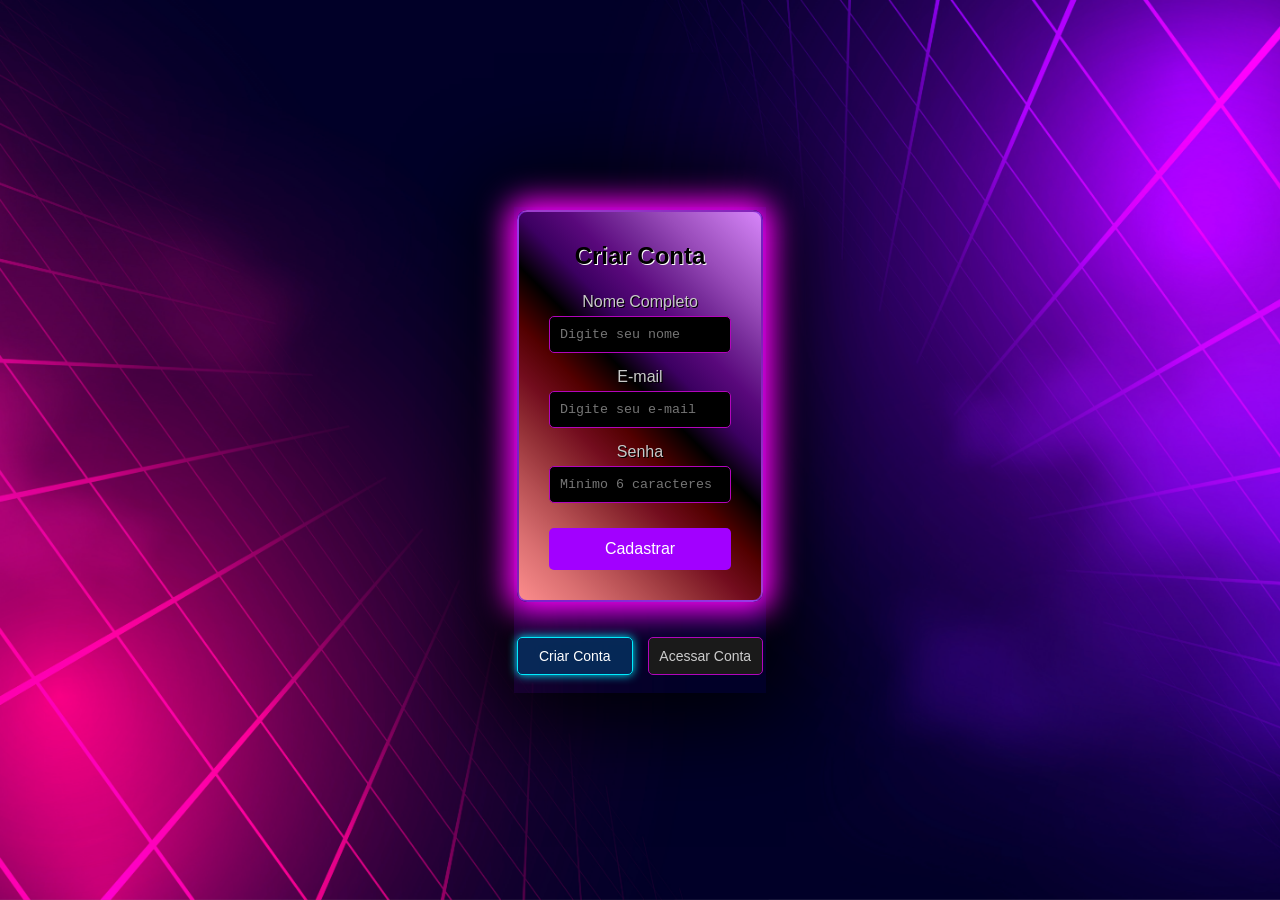
<file: index.html>
<!DOCTYPE html>
<html lang="PT-BR">

<head>
    <meta charset="UTF-8">
    <meta name="viewport" content="width=device-width, initial-scale=1.0">
    <link rel="stylesheet" href="intro.css">
    <link rel="shortcut icon" href="pager/imagem/ChatGPT Image 6 de abr. de 2026, 08_39_40 .ico" type="image/x-icon">
    <title style="display: none;">Entrada</title>
</head>

<body>
    <section>
        <div class="wrapper-abas">
            
            
            <div class="container" id="containerCadastro">
                <h2>Criar Conta</h2>
                <p style="visibility: hidden; margin-bottom: -10px;">.</p>
                <form id="formCadastro">
                    <div class="input-grupo">
                        <label for="nome">Nome Completo</label>
                        <input type="text" id="nome" placeholder="Digite seu nome" required>
                    </div>
                    
                    <div class="input-grupo">
                        <label for="email">E-mail</label>
                        <input type="email" id="email" placeholder="Digite seu e-mail" required>
                    </div>
                    
                    <div class="input-grupo">
                        <label for="senha">Senha</label>
                        <input type="password" id="senha" placeholder="Mínimo 6 caracteres" required>
                    </div>
                    
                    <button type="submit">Cadastrar</button>
                </form>
            </div>
            
            <div class="container escondido" id="containerLogin">
                <h2>Acessar Conta <br> (Login)</h2>
                <form id="formLogin">
                    <div class="input-grupo">
                        <label for="loginEmail">E-mail</label>
                        <input type="email" id="loginEmail" placeholder="Digite seu e-mail" required>
                    </div>
                    
                    <div class="input-grupo">
                        <label for="loginSenha">Senha</label>
                        <input type="password" id="loginSenha" placeholder="Digite sua senha" required>
                    </div>
                    
                    <button type="submit">Entrar</button>
                </form>
            </div>
            
            <p id="mensagem"></p>
         
            <div class="box-botoes">
                <button id="btnAbaCadastro" class="aba-ativa">Criar Conta</button>
                <button id="btnAbaLogin">Acessar Conta</button>
            </div>
        </div>
    </section>
    <script src="intro.js"></script>
</body>

</html>
</file>
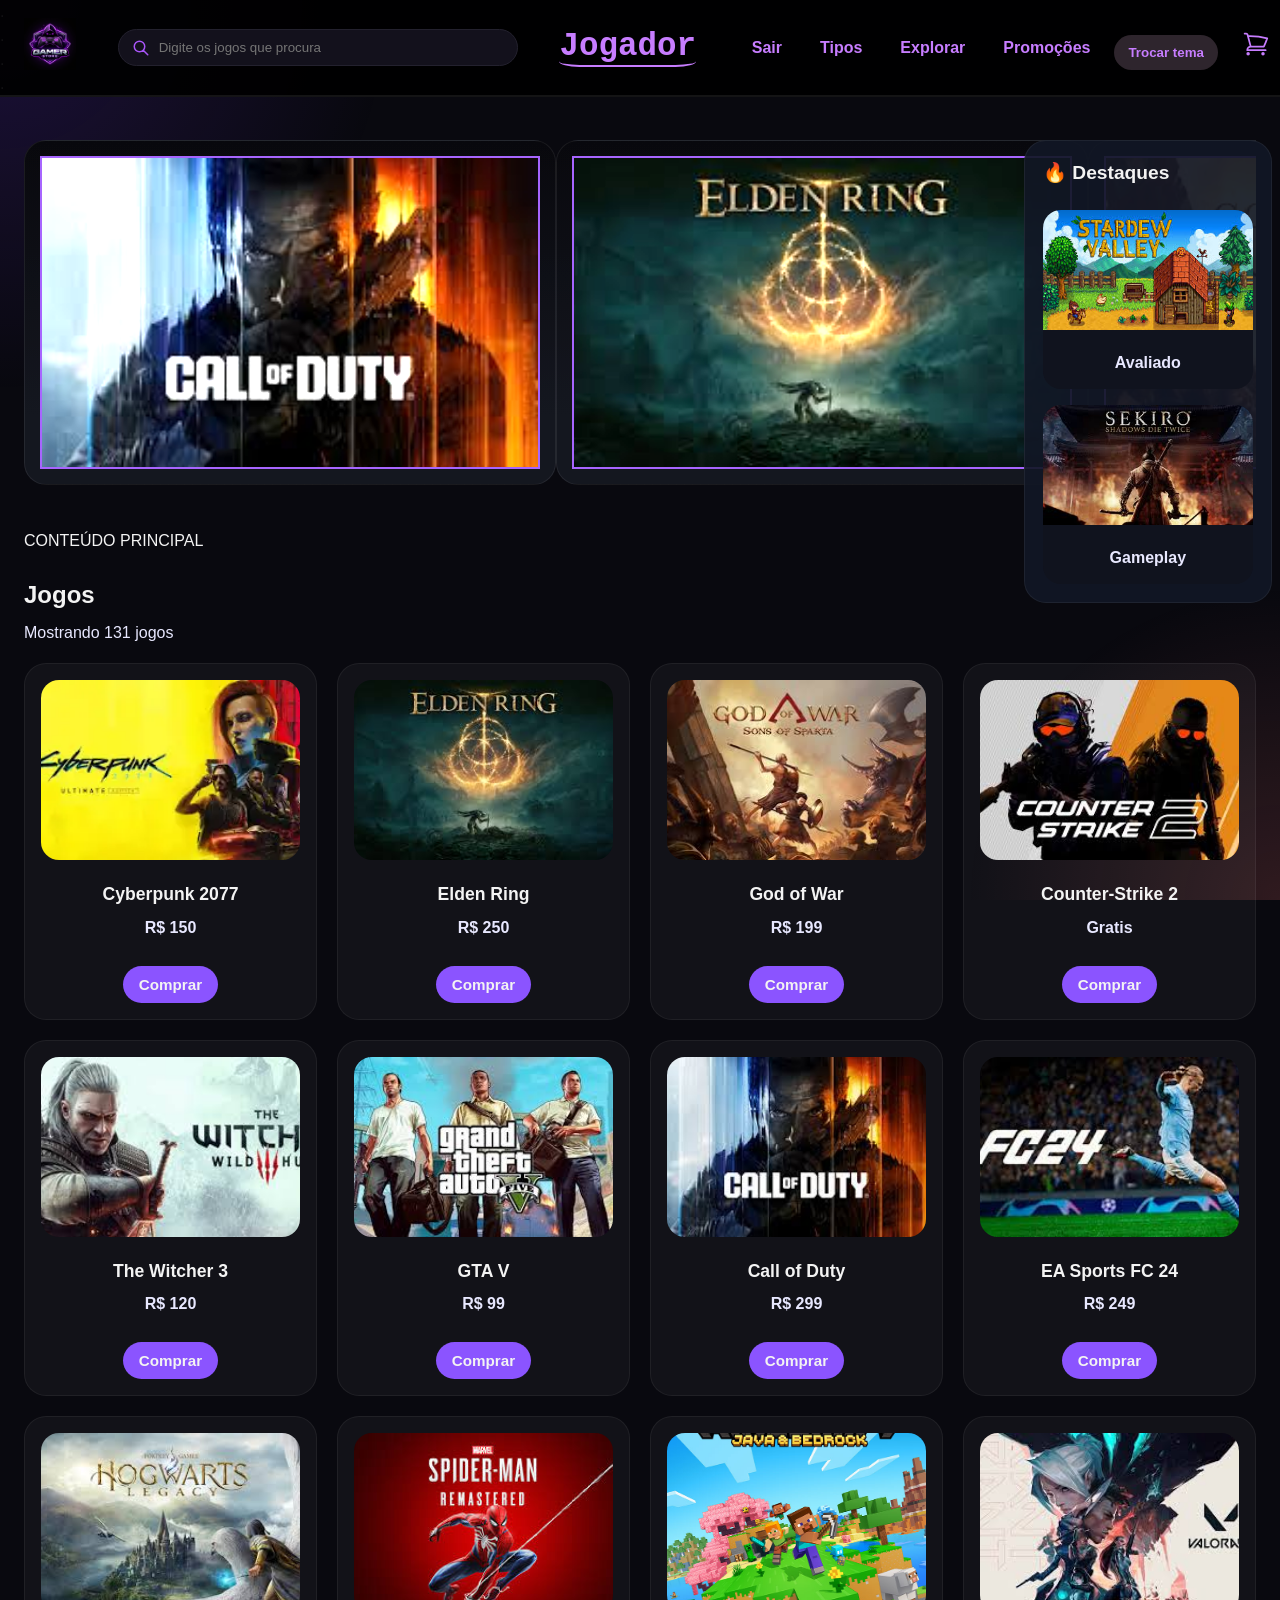
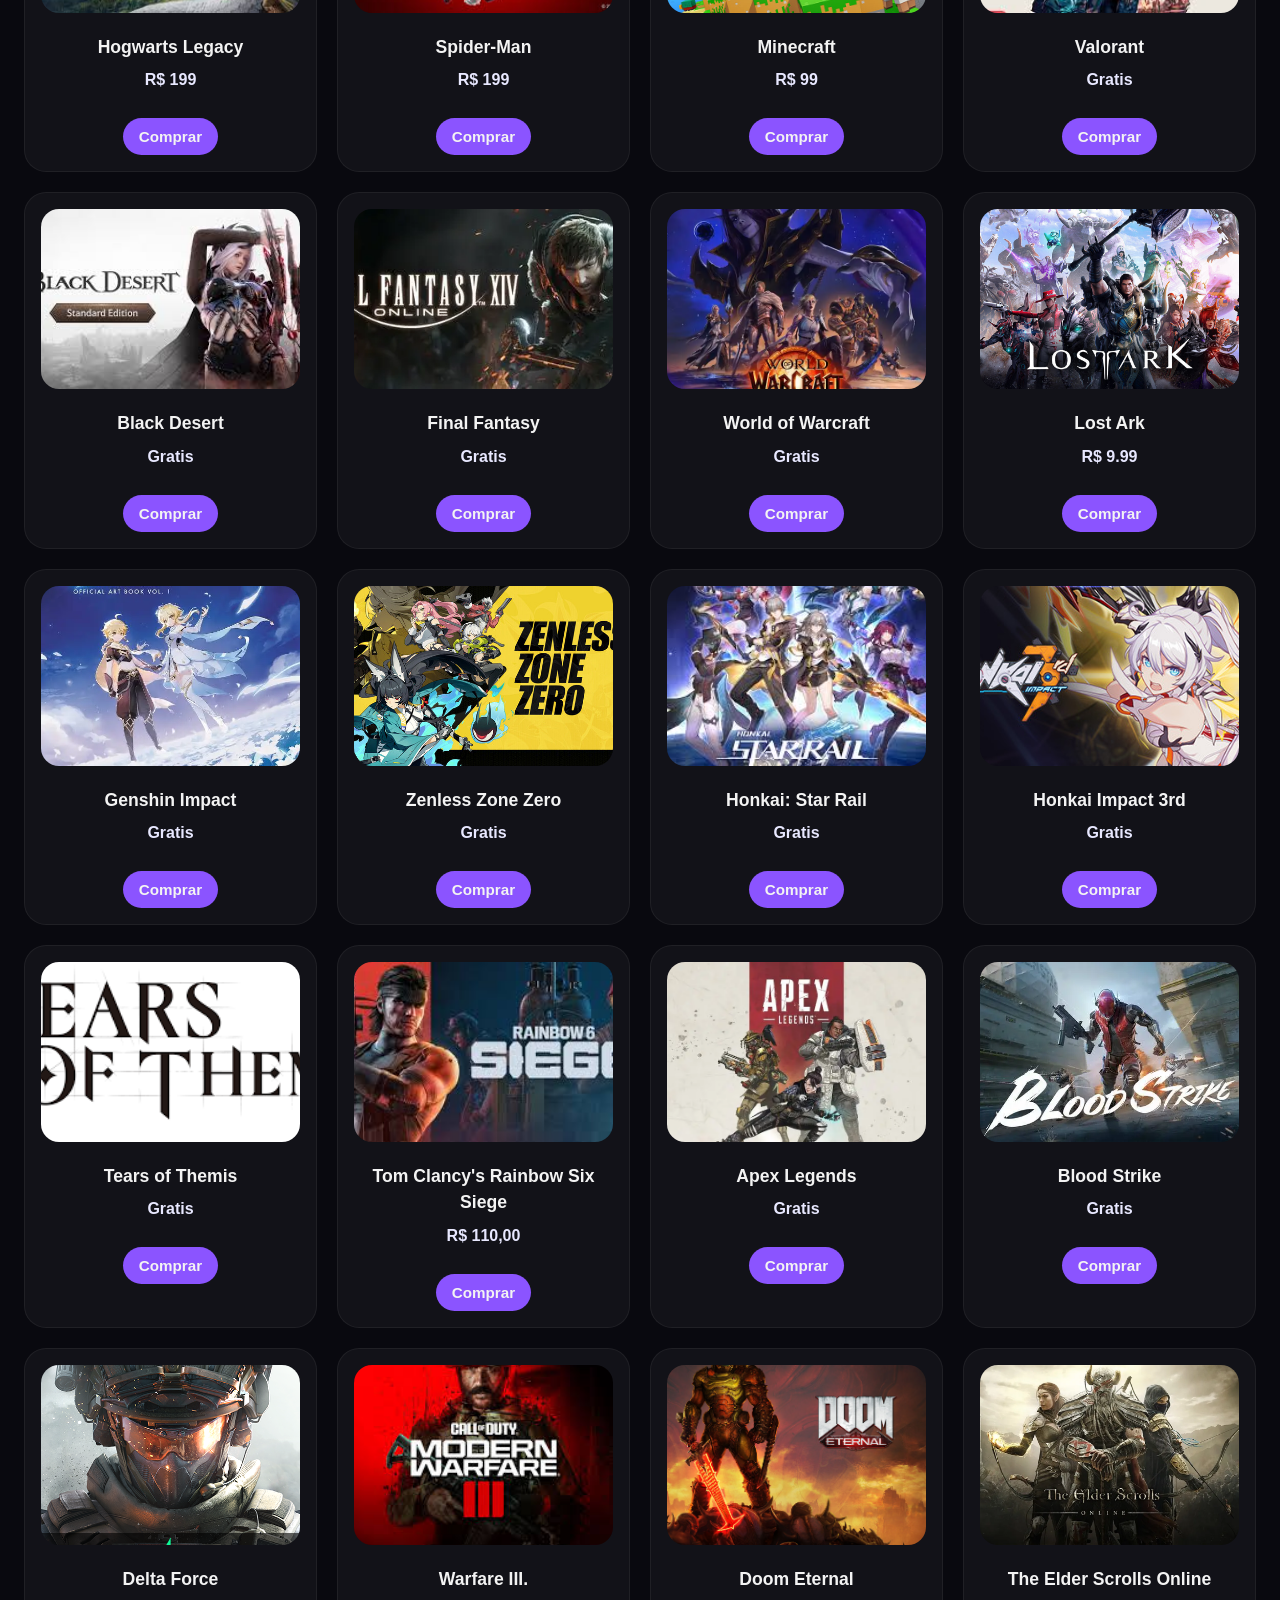
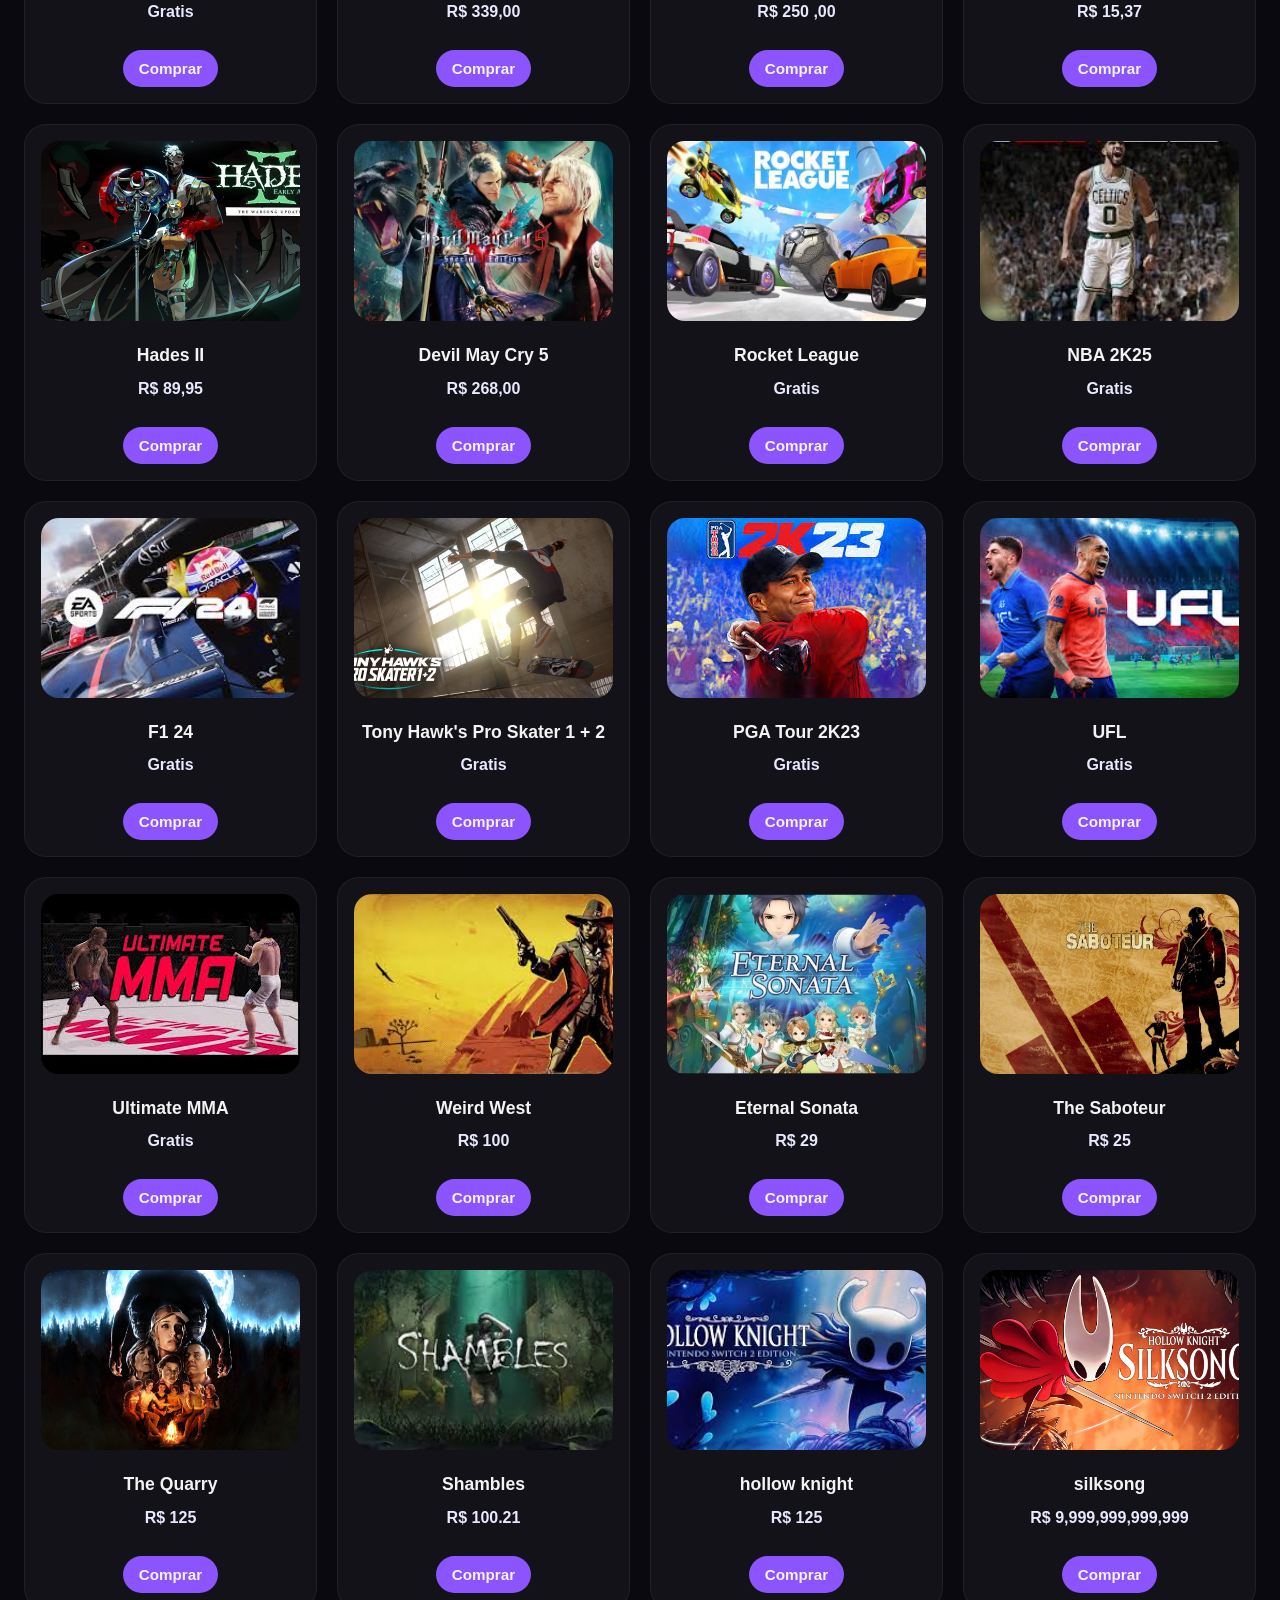
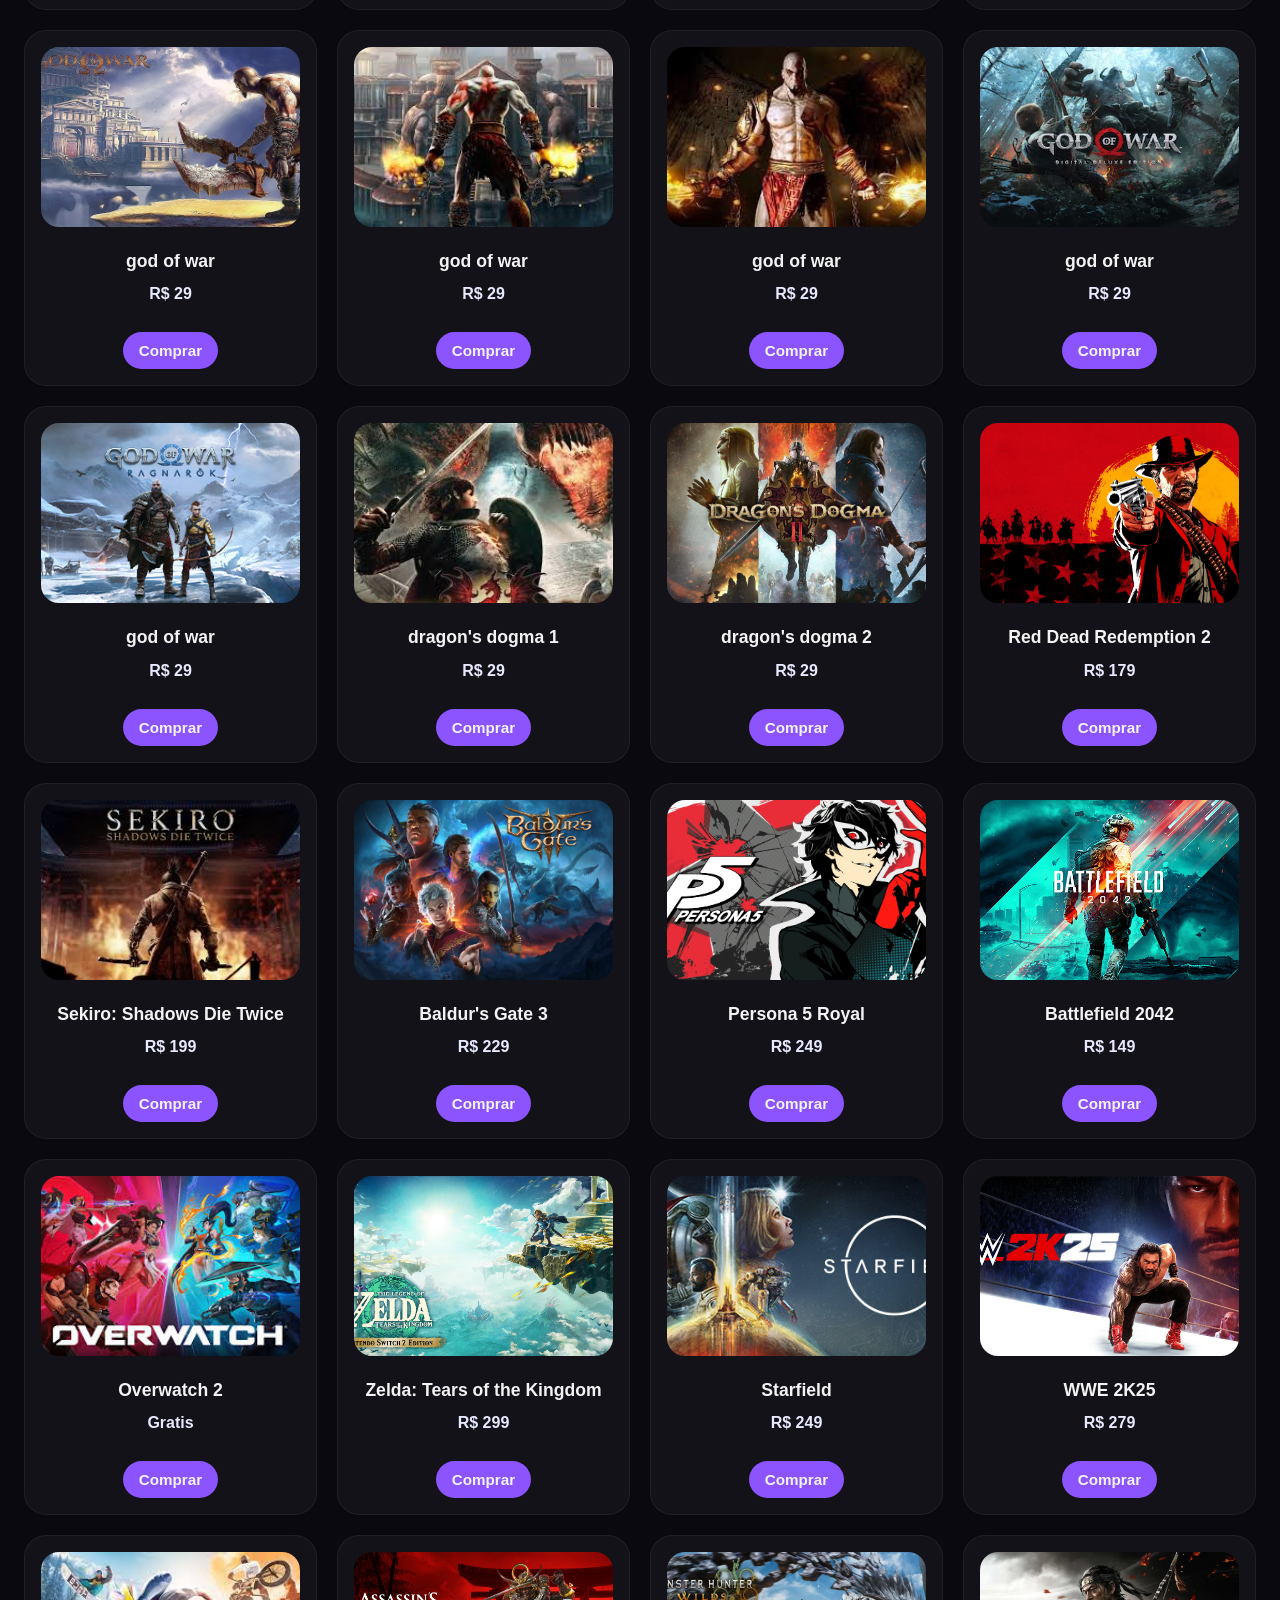
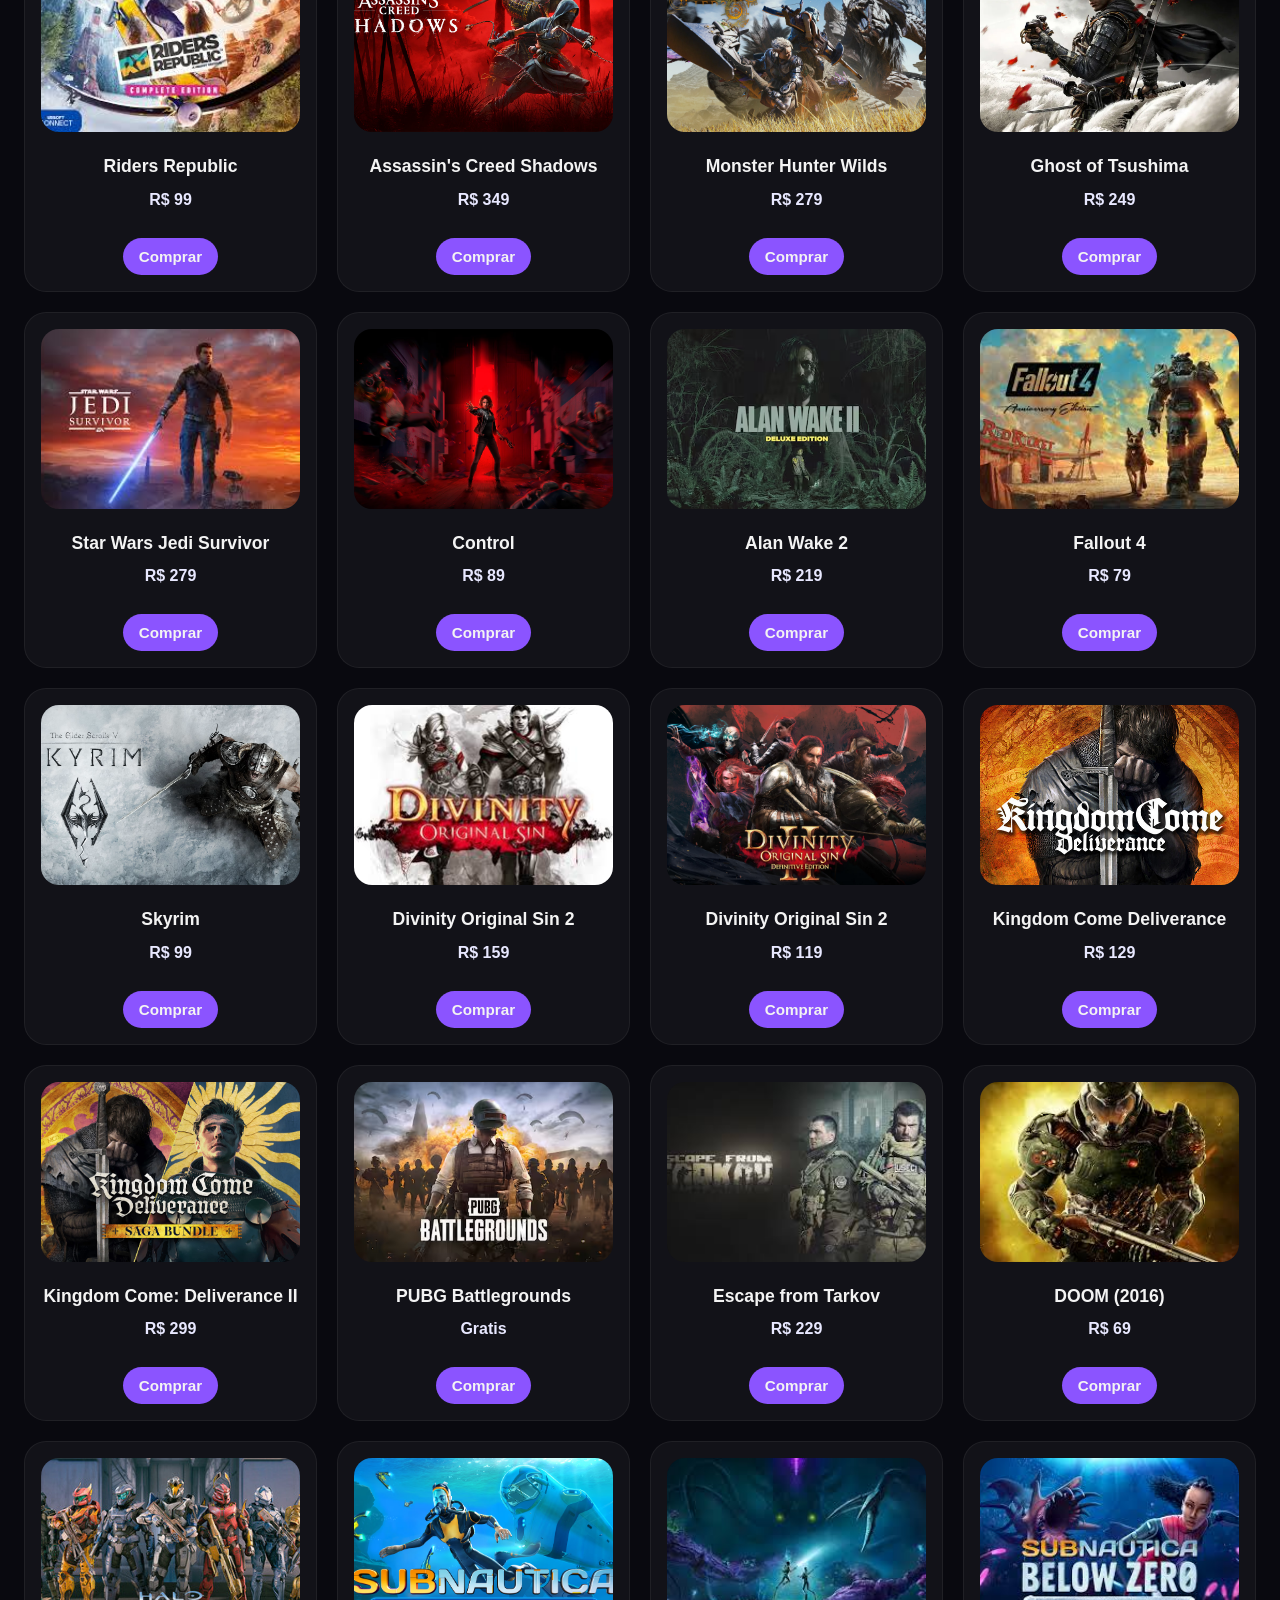
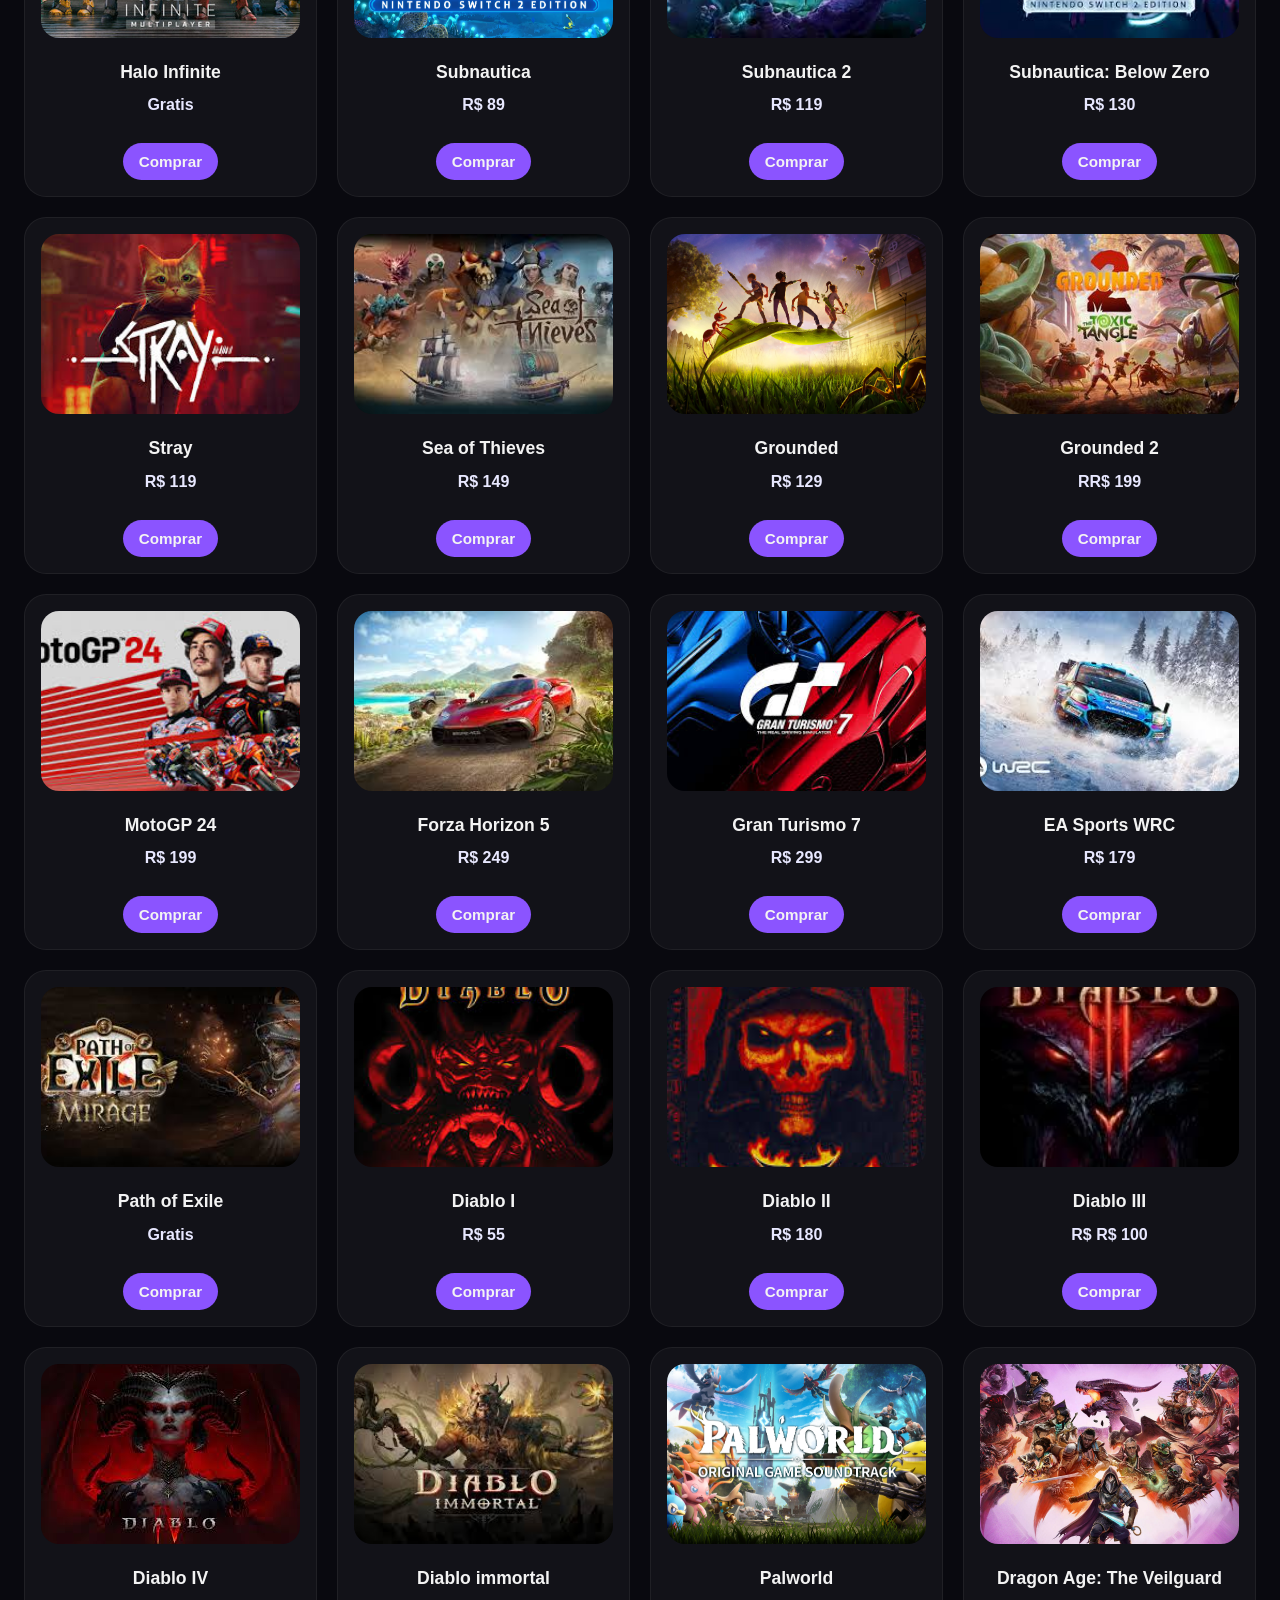
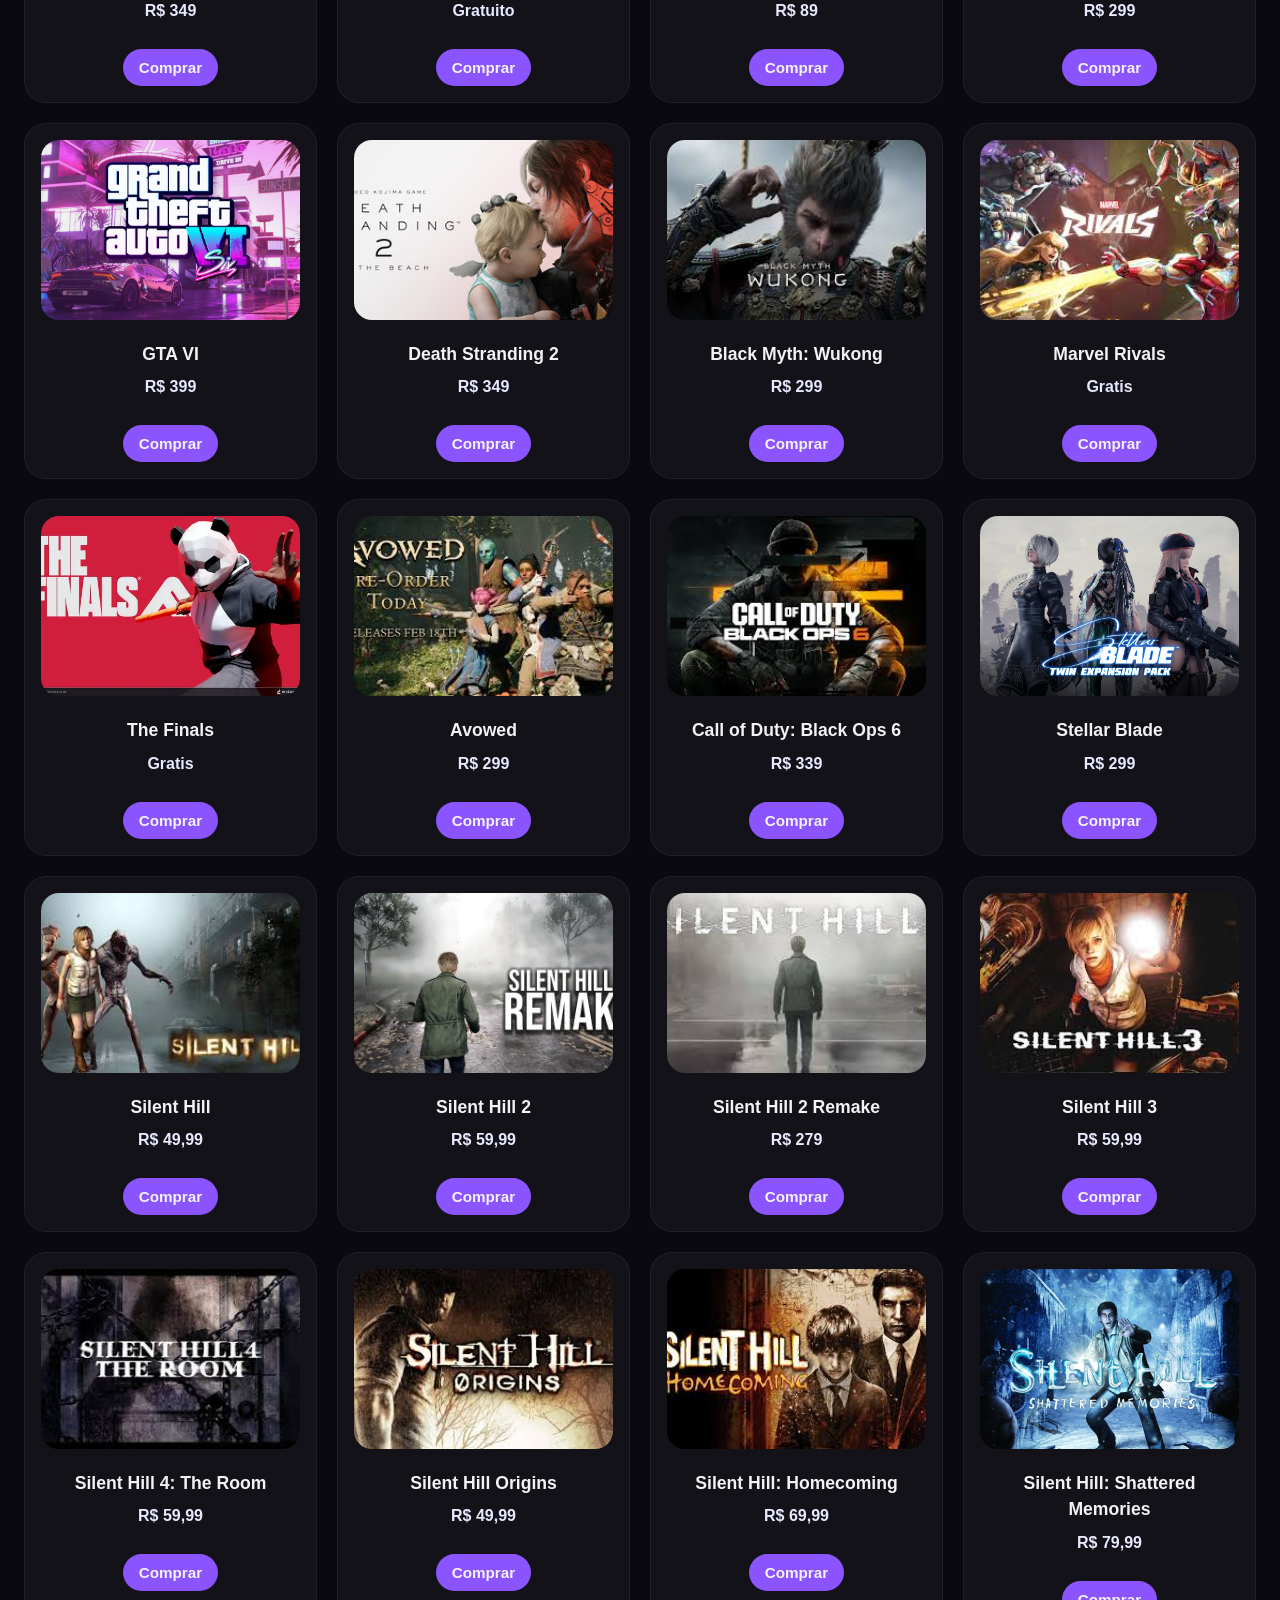
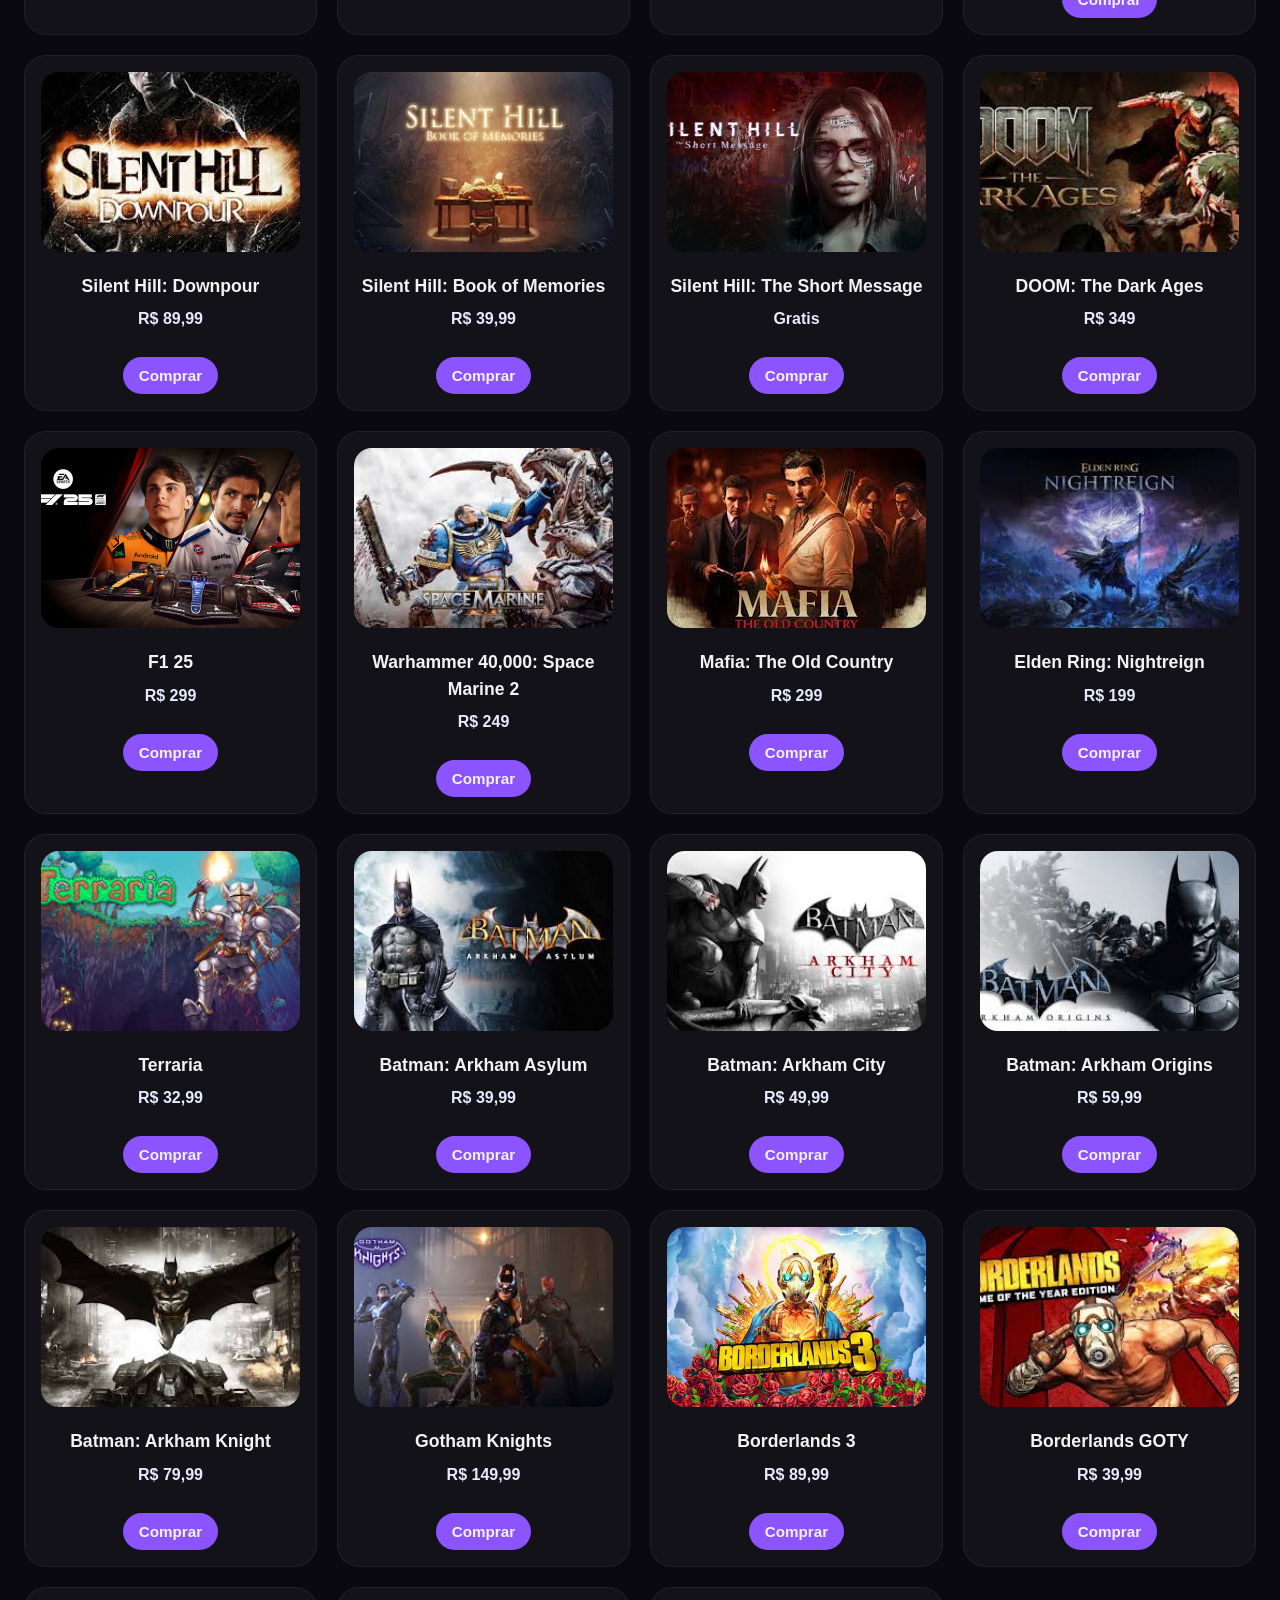
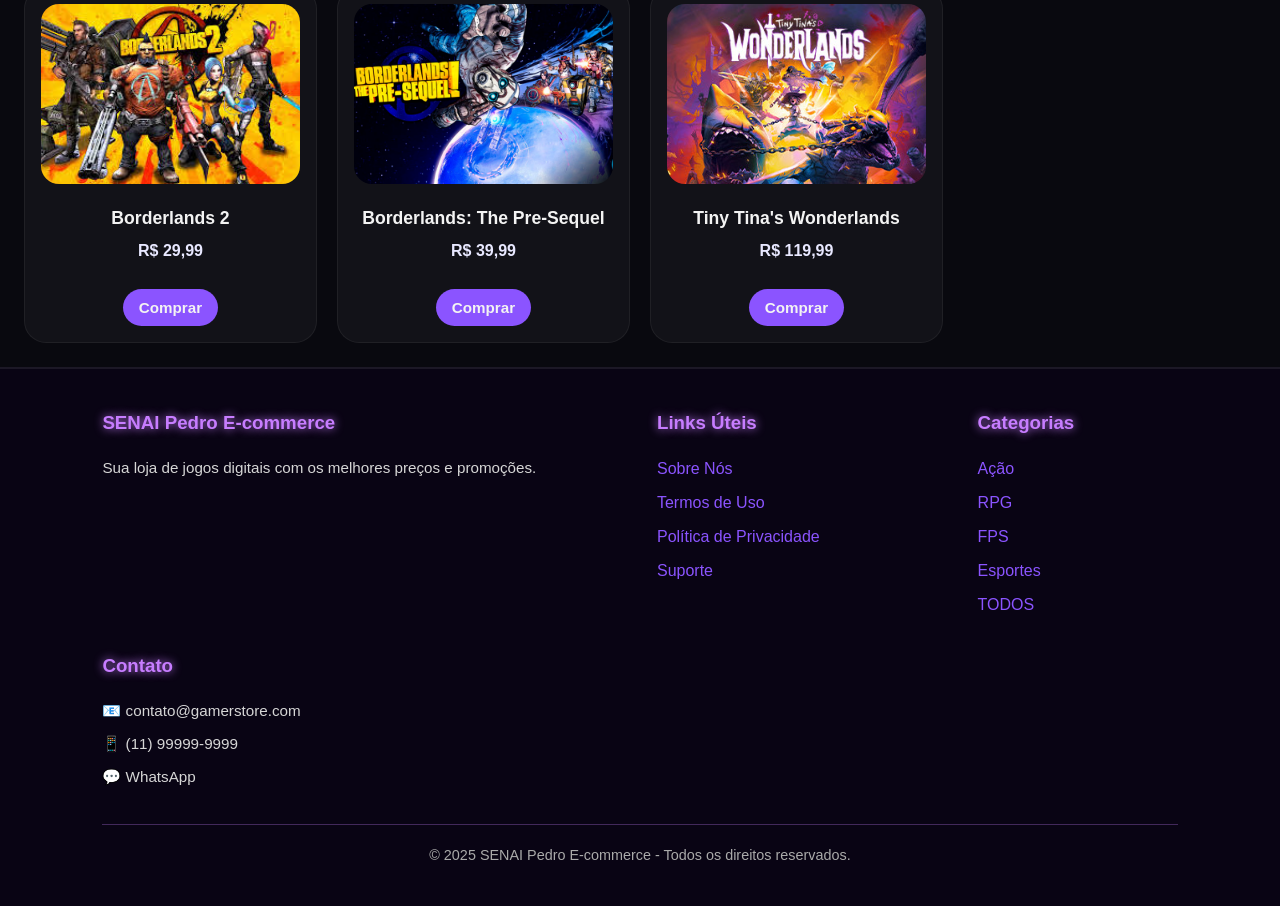
<file: pager/index.html>
<!DOCTYPE html>
<html lang="PT-BR">

<head>
    <meta charset="UTF-8">
    <meta name="viewport" content="width=device-width, initial-scale=1.0">
    <link rel="shortcut icon" href="imagem/ChatGPT Image 6 de abr. de 2026, 08_39_40 .ico" type="image/x-icon">
    <title>Loja Gamer</title>


    <link rel="stylesheet" href="index.css">
</head>

<body>

    <header>
        <div class="logo">
            <img src="imagem/ChatGPT Image 6 de abr. de 2026, 08_39_40 .ico" alt="logo">
        </div>

        <div class="search-container">
            <svg class="search-icon" xmlns="http://www.w3.org/2000/svg" fill="none" viewBox="0 0 24 24"
                stroke="currentColor">
                <path stroke-linecap="round" stroke-linejoin="round" stroke-width="2"
                    d="M21 21l-6-6m2-5a7 7 0 11-14 0 7 7 0 0114 0z" />
            </svg>

            <input type="text" id="buscar" placeholder="Digite os jogos que procura" class="search-input">
        </div>

        <!-- <div class="idioma">PT-BR</div> -->
        <div class="usuario-logado">
            <span><strong id="nomeDoUsuario">Jogador</strong></span>
        </div>

        <nav>
            <a href="../intro.html">Sair</a>
            <div class="dropdown">
                <a class="dropbtn">Tipos</a>

                <div class="dropdown-content">
                    <a href="#" class="categoria" data-categoria="rpg">RPG</a>
                    <a href="#" class="categoria" data-categoria="acao">Ação</a>
                    <a href="#" class="categoria" data-categoria="fps">FPS</a>
                    <a href="#" class="categoria" data-categoria="esporte">Esportes</a>
                    <a href="#" class="categoria" data-categoria="todos">Todos</a>
                </div>
            </div>

            <a href="#">Explorar</a>
            <a href="#">Promoções</a>
            <div class="theme-dropdown">
                <button type="button" class="dropbtn theme-btn">Trocar tema</button>
                <div class="theme-content">
                    <button type="button" class="theme-option" data-theme="default">Padrão</button>
                    <button type="button" class="theme-option" data-theme="purple">Roxo</button>
                    <button type="button" class="theme-option" data-theme="green">Verde</button>
                    <button type="button" class="theme-option" data-theme="blue">Azul</button>
                    <button type="button" class="theme-option" data-theme="white">Branco</button>
                </div>
            </div>
            <div class="cart-hover">

                <a href="#"><svg xmlns="http://www.w3.org/2000/svg" fill="none" viewBox="0 0 24 24" stroke-width="1.5"
                        stroke="currentColor" class="size-6">
                        <path stroke-linecap="round" stroke-linejoin="round"
                            d="M2.25 3h1.386c.51 0 .955.343 1.087.835l.383 1.437M7.5 14.25a3 3 0 0 0-3 3h15.75m-12.75-3h11.218c1.121-2.3 2.1-4.684 2.924-7.138a60.114 60.114 0 0 0-16.536-1.84M7.5 14.25 5.106 5.272M6 20.25a.75.75 0 1 1-1.5 0 .75.75 0 0 1 1.5 0Zm12.75 0a.75.75 0 1 1-1.5 0 .75.75 0 0 1 1.5 0Z" />
                    </svg>
                </a>

                <div class="mini-carrinho">
                    <h3>🛒<span> Carrinho</span></h3>

                    <div class="itens-carrinho"></div>
                    <div class="total-carrinho"></div>
                </div>

            </div>
        </nav>
    </header>

    <div class="espço">
        <p>.</p>
        <p>.</p>
        <p>.</p>
        <p>.</p>
    </div>
    <section class="destaque" id="top">


        <!--   BANNER -->
        <div class="carrossel">

            <div class="moven">


                <div class="banner">

                    <img class="bimg" src="imagem/cod.jpg" alt="Banner">

                    <div class="banner-info">


                    </div>
                </div>
                <div class="banner">
                    <img class="bimg" src="imagem/elden ring.jpg" alt="Banner">

                    <div class="banner-info">


                    </div>
                </div>
                <div class="banner">
                    <img class="bimg" src="imagem/god of war.jpg" alt="Banner">

                    <div class="banner-info">


                    </div>
                </div>
                <div class="banner">
                    <img class="bimg" src="imagem/fifa.jpg" alt="Banner">

                    <div class="banner-info">

                    </div>
                </div>
            </div>

            <!-- INFO LATERAL -->
            <aside class="info">
                <h2>🔥 Destaques</h2>

                <div class="info-card">
                    <img src="imagem/Stardew valley.jpg">
                    <p>Avaliado</p>
                </div>

                <div class="info-card">
                    <img src="imagem/Sekiro Shadows Die Twice.jpg">
                    <p>Gameplay</p>
                </div>
            </aside>
        </div>
    </section>

    <div class="aviso" id="aviso-compra">

        <h1 style="font-size: 16px; margin: 0;">
            O jogo <span id="nome-jogo-aviso" style="color: var(--accent); font-weight: bold;"></span> foi adicionado ao
            carrinho!
        </h1>

        <div class="barrar"></div>
    </div>


    <div class="layout">
        CONTEÚDO PRINCIPAL
        <main class="main">
            <div class="main-header">
                <div>
                    <h2 id="titulo-jogos">Jogos</h2>
                    <p class="resultado-contador">Mostrando todos os jogos</p>
                </div>
            </div>

            <div class="games">

                <div class="card" data-categoria="acao">
                    <a href="pages/indexs.html" style="text-decoration: none; color: var(--text); ">
                        <img src="imagem/Cyb.webp" alt="Cyberpunk 2077">
                        <h3>Cyberpunk 2077</h3>
                        <p>R$ 150</p>
                    </a>
                    <script src="../pager/pages/indexs.js"></script>
                    <div class="estrelas-loja" data-jogo="cyberpunk2077"></div>
                    <button type="button" class="btn-comprar">Comprar</button>

                </div>

                <div class="card" data-categoria="rpg">
                    <a href="pages2/indexs.html" style="text-decoration: none; color: var(--text); ">
                        <img src="imagem/elden ring.jpg" alt="Elden Ring">
                        <h3>Elden Ring</h3>
                        <p>R$ 250</p>
                    </a>
                    <div class="estrelas-loja" data-jogo="eldenring"></div>
                    <button type="button" class="btn-comprar">Comprar</button>

                </div>

                <div class="card" data-categoria="acao">
                    <a href="pages3/indexs.html" style="text-decoration: none; color: var(--text); ">
                        <img src="imagem/god of war.jpg" alt="God of War">
                        <h3>God of War</h3>
                        <p>R$ 199</p>
                    </a>
                    <div class="estrelas-loja" data-jogo="godofwar"></div>
                    <button type="button" class="btn-comprar">Comprar</button>

                </div>

                <div class="card" data-categoria="fps">
                    <a href="pages4/indexs.html" style="text-decoration: none; color: var(--text); ">
                        <img src="imagem/Counter.jpg" alt="Counter-Strike 2">
                        <h3>Counter-Strike 2</h3>
                        <p>Gratis</p>
                    </a>
                    <div class="estrelas-loja" data-jogo="cs2"></div>
                    <button type="button" class="btn-comprar">Comprar</button>
                </div>


                <div class="card" data-categoria="rpg">
                    <img src="imagem/Witcher3.jpg" alt="The Witcher 3">
                    <h3>The Witcher 3</h3>
                    <p>R$ 120</p>
                    <button type="button" class="btn-comprar">Comprar</button>
                </div>

                <div class="card" data-categoria="acao">
                    <img src="imagem/GTA5.jpg" alt="GTA V">
                    <h3>GTA V</h3>
                    <p>R$ 99</p>
                    <button type="button" class="btn-comprar">Comprar</button>
                </div>

                <div class="card" data-categoria="fps">
                    <img src="imagem/cod.jpg" alt="Call of Duty">
                    <h3>Call of Duty</h3>
                    <p>R$ 299</p>
                    <button type="button" class="btn-comprar">Comprar</button>
                </div>

                <div class="card" data-categoria="esporte">
                    <img src="imagem/fifa.jpg" alt="EA Sports FC 24">
                    <h3>EA Sports FC 24</h3>
                    <p>R$ 249</p>
                    <button type="button" class="btn-comprar">Comprar</button>
                </div>

                <div class="card" data-categoria="aventura">
                    <img src="imagem/hogwarts.jpg" alt="Hogwarts Legacy">
                    <h3>Hogwarts Legacy</h3>
                    <p>R$ 199</p>
                    <button type="button" class="btn-comprar">Comprar</button>
                </div>

                <div class="card" data-categoria="acao">
                    <img src="imagem/spiderman.jpg" alt="Spider-Man">
                    <h3>Spider-Man</h3>
                    <p>R$ 199</p>
                    <button type="button" class="btn-comprar">Comprar</button>
                </div>

                <div class="card" data-categoria="acao">
                    <img src="imagem/minecraft.jpg" alt="minecraft">
                    <h3>Minecraft</h3>
                    <p>R$ 99</p>
                    <button type="button" class="btn-comprar">Comprar</button>
                </div>

                <div class="card" data-categoria="fps">
                    <img src="imagem/valorande.jpg" alt="valorande">
                    <h3>Valorant</h3>
                    <p>Gratis</p>
                    <button type="button" class="btn-comprar">Comprar</button>
                </div>

                <div class="card" data-categoria="rpg">
                    <img src="imagem/Black Desert Online.jpg" alt="Black Desert">
                    <h3>Black Desert</h3>
                    <p>Gratis</p>
                    <button type="button" class="btn-comprar">Comprar</button>
                </div>

                <div class="card" data-categoria="rpg">
                    <img src="imagem/Final Fantasy XIV.webp" alt="Final Fantasy XIV">
                    <h3>Final Fantasy</h3>
                    <p>Gratis</p>
                    <button type="button" class="btn-comprar">Comprar</button>
                </div>

                <div class="card" data-categoria="rpg">
                    <img src="imagem/World of Warcraft.webp" alt="World of Warcraft">
                    <h3>World of Warcraft</h3>
                    <p>Gratis</p>
                    <button type="button" class="btn-comprar">Comprar</button>
                </div>

                <div class="card" data-categoria="rpg">
                    <img src="imagem/Lost Ark.jpg" alt="Lost Ark">
                    <h3>Lost Ark</h3>
                    <p>R$ 9.99</p>
                    <button type="button" class="btn-comprar">Comprar</button>
                </div>

                <div class="card" data-categoria="rpg">
                    <img src="imagem/Genshin Impact.webp" alt="Genshin Impact">
                    <h3>Genshin Impact</h3>
                    <p>Gratis</p>
                    <button type="button" class="btn-comprar">Comprar</button>
                </div>

                <div class="card" data-categoria="acao">
                    <img src="imagem/zenless-zone-zero.jpg" alt="Zenless Zone Zero">
                    <h3>Zenless Zone Zero</h3>
                    <p>Gratis</p>
                    <button type="button" class="btn-comprar">Comprar</button>
                </div>

                <div class="card" data-categoria="acao">
                    <img src="imagem/Honkai Star Rail.jpg" alt="Honkai: Star Rail">
                    <h3>Honkai: Star Rail</h3>
                    <p>Gratis</p>
                    <button type="button" class="btn-comprar">Comprar</button>
                </div>

                <div class="card" data-categoria="acao">
                    <img src="imagem/honkai-impact-3rd.jpg" alt="Honkai Impact 3rd">
                    <h3>Honkai Impact 3rd</h3>
                    <p>Gratis</p>
                    <button type="button" class="btn-comprar">Comprar</button>
                </div>

                <div class="card" data-categoria="rpg">
                    <img src="imagem/tears-of-themis.png" alt="Tears of Themis">
                    <h3>Tears of Themis</h3>
                    <p>Gratis</p>
                    <button type="button" class="btn-comprar">Comprar</button>
                </div>

                <div class="card" data-categoria="fps">
                    <img src="imagem/Tom Clancy_s Rainbow Six Siege.jpg" alt="Tom Clancy's Rainbow Six Siege">
                    <h3>Tom Clancy's Rainbow Six Siege</h3>
                    <p>R$ 110,00 </p>
                    <button type="button" class="btn-comprar">Comprar</button>
                </div>

                <div class="card" data-categoria="fps">
                    <img src="imagem/Apex Legends.webp" alt="Apex Legends">
                    <h3>Apex Legends</h3>
                    <p>Gratis</p>
                    <button type="button" class="btn-comprar">Comprar</button>
                </div>

                <div class="card" data-categoria="fps">
                    <img src="imagem/Blood Strike.webp" alt="Blood Strike">
                    <h3>Blood Strike</h3>
                    <p>Gratis</p>
                    <button type="button" class="btn-comprar">Comprar</button>
                </div>

                <div class="card" data-categoria="fps">
                    <img src="imagem/Delta Force.png" alt="Delta Force">
                    <h3>Delta Force</h3>
                    <p>Gratis</p>
                    <button type="button" class="btn-comprar">Comprar</button>
                </div>

                <div class="card" data-categoria="fps">
                    <img src="imagem/Warfare III.jpg" alt="Warfare III.">
                    <h3>Warfare III.</h3>
                    <p>R$ 339,00</p>
                    <button type="button" class="btn-comprar">Comprar</button>
                </div>

                <div class="card" data-categoria="acao">
                    <img src="imagem/Doom Eternal.jpg" alt="Doom Eternal">
                    <h3>Doom Eternal</h3>
                    <p>R$ 250 ,00</p>
                    <button type="button" class="btn-comprar">Comprar</button>
                </div>

                <div class="card" data-categoria="rpg">
                    <img src="imagem/The Elder Scrolls Online.webp" alt="The Elder Scrolls Online">
                    <h3>The Elder Scrolls Online</h3>
                    <p>R$ 15,37 </p>
                    <button type="button" class="btn-comprar">Comprar</button>
                </div>

                <div class="card" data-categoria="acao">
                    <img src="imagem/Hades II.jpg" alt="Hades II">
                    <h3>Hades II</h3>
                    <p>R$ 89,95</p>
                    <button type="button" class="btn-comprar">Comprar</button>
                </div>

                <div class="card" data-categoria="acao">
                    <img src="imagem/Devil May Cry 5.jpg" alt="Devil May Cry 5">
                    <h3>Devil May Cry 5</h3>
                    <p>R$ 268,00</p>
                    <button type="button" class="btn-comprar">Comprar</button>
                </div>

                <div class="card" data-categoria="esporte">
                    <img src="imagem/Rocket League.webp" alt="Rocket League">
                    <h3>Rocket League</h3>
                    <p>Gratis</p>
                    <button type="button" class="btn-comprar">Comprar</button>
                </div>

                <div class="card" data-categoria="esporte">
                    <img src="imagem/NBA 2K25.jpg" alt="NBA">
                    <h3>NBA 2K25</h3>
                    <p>Gratis</p>
                    <button type="button" class="btn-comprar">Comprar</button>
                </div>

                <div class="card" data-categoria="esporte">
                    <img src="imagem/F1 24.jpg" alt="F1 24">
                    <h3>F1 24</h3>
                    <p>Gratis</p>
                    <button type="button" class="btn-comprar">Comprar</button>
                </div>

                <div class="card" data-categoria="esporte">
                    <img src="imagem/Tony Hawk_s Pro Skater 1 + 2.jpg" alt="Tony Hawk's Pro Skater 1 + 2">
                    <h3>Tony Hawk's Pro Skater 1 + 2</h3>
                    <p>Gratis</p>
                    <button type="button" class="btn-comprar">Comprar</button>
                </div>

                <div class="card" data-categoria="esporte">
                    <img src="imagem/PGA Tour 2K23.jpg" alt="PGA Tour 2K23">
                    <h3>PGA Tour 2K23</h3>
                    <p>Gratis</p>
                    <button type="button" class="btn-comprar">Comprar</button>
                </div>

                <div class="card" data-categoria="esporte">
                    <img src="imagem/UFL.jpg" alt="UFL">
                    <h3>UFL</h3>
                    <p>Gratis</p>
                    <button type="button" class="btn-comprar">Comprar</button>
                </div>

                <div class="card" data-categoria="esporte">
                    <img src="imagem/Ultimate MMA.jpg" alt="Ultimate MMA">
                    <h3>Ultimate MMA</h3>
                    <p>Gratis</p>
                    <button type="button" class="btn-comprar">Comprar</button>
                </div>

                <div class="card" data-categoria="fps">
                    <img src="imagem/WW.jpg" alt="WW.jpg">
                    <h3>Weird West</h3>
                    <p> R$ 100 </p>
                    <button type="button" class="btn-comprar">Comprar</button>
                </div>

                <div class="card" data-categoria="rpg">
                    <img src="imagem/Eternal Sonata.png" alt="WW.jpg">
                    <h3>Eternal Sonata</h3>
                    <p> R$ 29 </p>
                    <button type="button" class="btn-comprar">Comprar</button>
                </div>

                <div class="card" data-categoria="acao">
                    <img src="imagem/The Saboteur.jpg" alt="The Saboteur">
                    <h3>The Saboteur</h3>
                    <p>R$ 25</p>
                    <button type="button" class="btn-comprar">Comprar</button>
                </div>

                <div class="card" data-categoria="acao">
                    <img src="imagem/The Quarry.avif" alt="The Quarry">
                    <h3>The Quarry</h3>
                    <p>R$ 125</p>
                    <button type="button" class="btn-comprar">Comprar</button>
                </div>

                <div class="card" data-categoria="fps">
                    <img src="imagem/Shambles.jpg" alt="Shambles">
                    <h3>Shambles</h3>
                    <p>R$ 100.21</p>
                    <button type="button" class="btn-comprar">Comprar</button>
                </div>

                <div class="card" data-categoria="acao">
                    <img src="imagem/hollow knight.jpg" alt="hollow knight">
                    <h3>hollow knight</h3>
                    <p>R$ 125</p>
                    <button type="button" class="btn-comprar">Comprar</button>
                </div>

                <div class="card" data-categoria="acao">
                    <img src="imagem/hollow knight silksong.avif" alt="silksong">
                    <h3>silksong</h3>
                    <p>R$ 9,999,999,999,999</p>
                    <button type="button" class="btn-comprar">Comprar</button>
                </div>

                <div class="card" data-categoria="rpg">
                    <img src="imagem/god of war 1.jpg" alt="god of war 1">
                    <h3>god of war</h3>
                    <p> R$ 29 </p>
                    <button type="button" class="btn-comprar">Comprar</button>
                </div>

                <div class="card" data-categoria="rpg">
                    <img src="imagem/god of war 2.jpg" alt="god of war 2">
                    <h3>god of war</h3>
                    <p> R$ 29 </p>
                    <button type="button" class="btn-comprar">Comprar</button>
                </div>

                <div class="card" data-categoria="rpg">
                    <img src="imagem/god of war 3.jpg" alt="god of war 3">
                    <h3>god of war</h3>
                    <p> R$ 29 </p>
                    <button type="button" class="btn-comprar">Comprar</button>
                </div>

                <div class="card" data-categoria="rpg">
                    <img src="imagem/god of war 4.jpg" alt="god of war 4">
                    <h3>god of war</h3>
                    <p> R$ 29 </p>
                    <button type="button" class="btn-comprar">Comprar</button>
                </div>

                <div class="card" data-categoria="rpg">
                    <img src="imagem/god of war 5.jpg" alt="god of war 5">
                    <h3>god of war</h3>
                    <p> R$ 29 </p>
                    <button type="button" class="btn-comprar">Comprar</button>
                </div>

                <div class="card" data-categoria="rpg">
                    <img src="imagem/dragon_s dogma 1.jpg" alt="dragon's dogma 1">
                    <h3>dragon's dogma 1</h3>
                    <p> R$ 29 </p>
                    <button type="button" class="btn-comprar">Comprar</button>
                </div>

                <div class="card" data-categoria="rpg">
                    <img src="imagem/dragon_s dogma 2.avif" alt="dragon's dogma 2">
                    <h3>dragon's dogma 2</h3>
                    <p> R$ 29 </p>
                    <button type="button" class="btn-comprar">Comprar</button>
                </div>

                <div class="card" data-categoria="acao">
                    <img src="imagem/red-dead-redemption-2.avif" alt="Red Dead Redemption 2">
                    <h3>Red Dead Redemption 2</h3>
                    <p>R$ 179</p>
                    <button type="button" class="btn-comprar">Comprar</button>
                </div>

                <div class="card" data-categoria="acao">
                    <img src="imagem/Sekiro Shadows Die Twice.jpg" alt="Sekiro Shadows Die Twice">
                    <h3>Sekiro: Shadows Die Twice</h3>
                    <p>R$ 199</p>
                    <button type="button" class="btn-comprar">Comprar</button>
                </div>

                <div class="card" data-categoria="rpg">
                    <img src="imagem/baldurs-gate-3.avif" alt="Baldur's Gate 3">
                    <h3>Baldur's Gate 3</h3>
                    <p>R$ 229</p>
                    <button type="button" class="btn-comprar">Comprar</button>
                </div>

                <div class="card" data-categoria="rpg">
                    <img src="imagem/persona5.png" alt="Persona 5 Royal">
                    <h3>Persona 5 Royal</h3>
                    <p>R$ 249</p>
                    <button type="button" class="btn-comprar">Comprar</button>
                </div>

                <div class="card" data-categoria="fps">
                    <img src="imagem/battlefield2042.jpg" alt="Battlefield 2042">
                    <h3>Battlefield 2042</h3>
                    <p>R$ 149</p>
                    <button type="button" class="btn-comprar">Comprar</button>
                </div>

                <div class="card" data-categoria="fps">
                    <img src="imagem/overwatch2.jpg" alt="Overwatch 2">
                    <h3>Overwatch 2</h3>
                    <p>Gratis</p>
                    <button type="button" class="btn-comprar">Comprar</button>
                </div>

                <div class="card" data-categoria="aventura">
                    <img src="imagem/zelda-totk.avif" alt="The Legend of Zelda Tears of the Kingdom">
                    <h3>Zelda: Tears of the Kingdom</h3>
                    <p>R$ 299</p>
                    <button type="button" class="btn-comprar">Comprar</button>
                </div>

                <div class="card" data-categoria="aventura">
                    <img src="imagem/starfield.jpg" alt="Starfield">
                    <h3>Starfield</h3>
                    <p>R$ 249</p>
                    <button type="button" class="btn-comprar">Comprar</button>
                </div>

                <div class="card" data-categoria="esporte">
                    <img src="imagem/wwe2k25.jpg" alt="WWE 2K25">
                    <h3>WWE 2K25</h3>
                    <p>R$ 279</p>
                    <button type="button" class="btn-comprar">Comprar</button>
                </div>

                <div class="card" data-categoria="esporte">
                    <img src="imagem/riders-republic.jpg" alt="Riders Republic">
                    <h3>Riders Republic</h3>
                    <p>R$ 99</p>
                    <button type="button" class="btn-comprar">Comprar</button>
                </div>

                <div class="card" data-categoria="acao">
                    <img src="imagem/assassins-creed-shadows.avif" alt="Assassin's Creed Shadows">
                    <h3>Assassin's Creed Shadows</h3>
                    <p>R$ 349</p>
                    <button type="button" class="btn-comprar">Comprar</button>
                </div>

                <div class="card" data-categoria="rpg">
                    <img src="imagem/monster-hunter-wilds.avif" alt="Monster Hunter Wilds">
                    <h3>Monster Hunter Wilds</h3>
                    <p>R$ 279</p>
                    <button type="button" class="btn-comprar">Comprar</button>
                </div>

                <div class="card" data-categoria="acao">
                    <img src="imagem/ghost-of-tsushima.webp" alt="Ghost of Tsushima">
                    <h3>Ghost of Tsushima</h3>
                    <p>R$ 249</p>
                    <button type="button" class="btn-comprar">Comprar</button>
                </div>

                <div class="card" data-categoria="acao">
                    <img src="imagem/star-wars-jedi-survivor.jpg" alt="Star Wars Jedi Survivor">
                    <h3>Star Wars Jedi Survivor</h3>
                    <p>R$ 279</p>
                    <button type="button" class="btn-comprar">Comprar</button>
                </div>

                <div class="card" data-categoria="acao">
                    <img src="imagem/control.avif" alt="Control">
                    <h3>Control</h3>
                    <p>R$ 89</p>
                    <button type="button" class="btn-comprar">Comprar</button>
                </div>

                <div class="card" data-categoria="acao">
                    <img src="imagem/alan-wake-2.avif" alt="Alan Wake 2">
                    <h3>Alan Wake 2</h3>
                    <p>R$ 219</p>
                    <button type="button" class="btn-comprar">Comprar</button>
                </div>

                <div class="card" data-categoria="rpg">
                    <img src="imagem/fallout-4.jpg" alt="Fallout 4">
                    <h3>Fallout 4</h3>
                    <p>R$ 79</p>
                    <button type="button" class="btn-comprar">Comprar</button>
                </div>

                <div class="card" data-categoria="rpg">
                    <img src="imagem/skyrim.avif" alt="The Elder Scrolls V Skyrim">
                    <h3>Skyrim</h3>
                    <p>R$ 99</p>
                    <button type="button" class="btn-comprar">Comprar</button>
                </div>

                <div class="card" data-categoria="rpg">
                    <img src="imagem/Divinity Original Sin 1.webp" alt="Divinity Original Sin 2">
                    <h3>Divinity Original Sin 2</h3>
                    <p>R$ 159</p>
                    <button type="button" class="btn-comprar">Comprar</button>
                </div>

                <div class="card" data-categoria="rpg">
                    <img src="imagem/divinity-original-sin-2.avif" alt="Divinity Original Sin 2">
                    <h3>Divinity Original Sin 2</h3>
                    <p>R$ 119</p>
                    <button type="button" class="btn-comprar">Comprar</button>
                </div>

                <div class="card" data-categoria="rpg">
                    <img src="imagem/kingdom-come-deliverance.jpg" alt="Kingdom Come Deliverance">
                    <h3>Kingdom Come Deliverance</h3>
                    <p>R$ 129</p>
                    <button type="button" class="btn-comprar">Comprar</button>
                </div>

                <div class="card" data-categoria="rpg">
                    <img src="imagem/kingdom-come-deliverance-2.avif" alt="Kingdom Come Deliverance II">
                    <h3>Kingdom Come: Deliverance II</h3>
                    <p>R$ 299</p>
                    <button type="button" class="btn-comprar">Comprar</button>
                </div>

                <div class="card" data-categoria="fps">
                    <img src="imagem/pubg.avif" alt="PUBG Battlegrounds">
                    <h3>PUBG Battlegrounds</h3>
                    <p>Gratis</p>
                    <button type="button" class="btn-comprar">Comprar</button>
                </div>

                <div class="card" data-categoria="fps">
                    <img src="imagem/escape-from-tarkov.jpg" alt="Escape from Tarkov">
                    <h3>Escape from Tarkov</h3>
                    <p>R$ 229</p>
                    <button type="button" class="btn-comprar">Comprar</button>
                </div>

                <div class="card" data-categoria="fps">
                    <img src="imagem/doom-2016.jpg" alt="DOOM 2016">
                    <h3>DOOM (2016)</h3>
                    <p>R$ 69</p>
                    <button type="button" class="btn-comprar">Comprar</button>
                </div>

                <div class="card" data-categoria="fps">
                    <img src="imagem/halo-infinite.jpg" alt="Halo Infinite">
                    <h3>Halo Infinite</h3>
                    <p>Gratis</p>
                    <button type="button" class="btn-comprar">Comprar</button>
                </div>

                <div class="card" data-categoria="aventura">
                    <img src="imagem/subnautica.avif" alt="Subnautica">
                    <h3>Subnautica</h3>
                    <p>R$ 89</p>
                    <button type="button" class="btn-comprar">Comprar</button>
                </div>

                <div class="card" data-categoria="aventura">
                    <img src="imagem/subnautica 2.jpg" alt="Subnautica 2">
                    <h3>Subnautica 2</h3>
                    <p>R$ 119</p>
                    <button type="button" class="btn-comprar">Comprar</button>
                </div>

                <div class="card" data-categoria="aventura">
                    <img src="imagem/subnautica zero.jpg" alt="Subnautica zero">
                    <h3>Subnautica: Below Zero </h3>
                    <p>R$ 130</p>
                    <button type="button" class="btn-comprar">Comprar</button>
                </div>

                <div class="card" data-categoria="aventura">
                    <img src="imagem/stray.jpg" alt="Stray">
                    <h3>Stray</h3>
                    <p>R$ 119</p>
                    <button type="button" class="btn-comprar">Comprar</button>
                </div>

                <div class="card" data-categoria="aventura">
                    <img src="imagem/sea-of-thieves.jpg" alt="Sea of Thieves">
                    <h3>Sea of Thieves</h3>
                    <p>R$ 149</p>
                    <button type="button" class="btn-comprar">Comprar</button>
                </div>

                <div class="card" data-categoria="aventura">
                    <img src="imagem/grounded.avif" alt="Grounded">
                    <h3>Grounded</h3>
                    <p>R$ 129</p>
                    <button type="button" class="btn-comprar">Comprar</button>
                </div>

                <div class="card" data-categoria="aventura">
                    <img src="imagem/grounded-2.jpg" alt="Grounded 2">
                    <h3>Grounded 2</h3>
                    <p>RR$ 199</p>
                    <button type="button" class="btn-comprar">Comprar</button>
                </div>

                <div class="card" data-categoria="esporte">
                    <img src="imagem/motogp24.jpg" alt="MotoGP 24">
                    <h3>MotoGP 24</h3>
                    <p>R$ 199</p>
                    <button type="button" class="btn-comprar">Comprar</button>
                </div>

                <div class="card" data-categoria="esporte">
                    <img src="imagem/Forza Horizon 5.jpg" alt="Forza Horizon 5">
                    <h3>Forza Horizon 5</h3>
                    <p>R$ 249</p>
                    <button type="button" class="btn-comprar">Comprar</button>
                </div>

                <div class="card" data-categoria="esporte">
                    <img src="imagem/gran-turismo-7.jpg" alt="Gran Turismo 7">
                    <h3>Gran Turismo 7</h3>
                    <p>R$ 299</p>
                    <button type="button" class="btn-comprar">Comprar</button>
                </div>

                <div class="card" data-categoria="esporte">
                    <img src="imagem/wrc.jpg" alt="EA Sports WRC">
                    <h3>EA Sports WRC</h3>
                    <p>R$ 179</p>
                    <button type="button" class="btn-comprar">Comprar</button>
                </div>

                <div class="card" data-categoria="rpg">
                    <img src="imagem/path-of-exile.jpg" alt="Path of Exile">
                    <h3>Path of Exile</h3>
                    <p>Gratis</p>
                    <button type="button" class="btn-comprar">Comprar</button>
                </div>

                <div class="card" data-categoria="rpg">
                    <img src="imagem/diablo-1.jpg" alt="Diablo IV">
                    <h3>Diablo I</h3>
                    <p>R$ 55</p>
                    <button type="button" class="btn-comprar">Comprar</button>
                </div>

                <div class="card" data-categoria="rpg">
                    <img src="imagem/diablo-2.jpg" alt="Diablo IV">
                    <h3>Diablo II</h3>
                    <p>R$ 180</p>
                    <button type="button" class="btn-comprar">Comprar</button>
                </div>

                <div class="card" data-categoria="rpg">
                    <img src="imagem/diablo-3.jpg" alt="Diablo IV">
                    <h3>Diablo III</h3>
                    <p>R$ R$ 100</p>
                    <button type="button" class="btn-comprar">Comprar</button>
                </div>

                <div class="card" data-categoria="rpg">
                    <img src="imagem/diablo-4.jpg" alt="Diablo IV">
                    <h3>Diablo IV</h3>
                    <p>R$ 349</p>
                    <button type="button" class="btn-comprar">Comprar</button>
                </div>

                <div class="card" data-categoria="rpg">
                    <img src="imagem/diablo-5.jpg" alt="Diablo IV">
                    <h3>Diablo immortal</h3>
                    <p> Gratuito</p>
                    <button type="button" class="btn-comprar">Comprar</button>
                </div>

                <div class="card" data-categoria="rpg">
                    <img src="imagem/palworld.jpg" alt="Palworld">
                    <h3>Palworld</h3>
                    <p>R$ 89</p>
                    <button type="button" class="btn-comprar">Comprar</button>
                </div>

                <div class="card" data-categoria="rpg">
                    <img src="imagem/dragon-age-veilguard.jpg" alt="Dragon Age The Veilguard">
                    <h3>Dragon Age: The Veilguard</h3>
                    <p>R$ 299</p>
                    <button type="button" class="btn-comprar">Comprar</button>
                </div>

                <div class="card" data-categoria="acao">
                    <img src="imagem/gta6.jpg" alt="GTA VI">
                    <h3>GTA VI</h3>
                    <p>R$ 399</p>
                    <button type="button" class="btn-comprar">Comprar</button>
                </div>

                <div class="card" data-categoria="acao">
                    <img src="imagem/death-stranding-2.jpg" alt="Death Stranding 2">
                    <h3>Death Stranding 2</h3>
                    <p>R$ 349</p>
                    <button type="button" class="btn-comprar">Comprar</button>
                </div>


                <div class="card" data-categoria="acao">
                    <img src="imagem/black-myth-wukong.jpg" alt="Black Myth Wukong">
                    <h3>Black Myth: Wukong</h3>
                    <p>R$ 299</p>
                    <button type="button" class="btn-comprar">Comprar</button>
                </div>

                <div class="card" data-categoria="fps">
                    <img src="imagem/marvel-rivals.jpg" alt="Marvel Rivals">
                    <h3>Marvel Rivals</h3>
                    <p>Gratis</p>
                    <button type="button" class="btn-comprar">Comprar</button>
                </div>

                <div class="card" data-categoria="fps">
                    <img src="imagem/the-finals.webp" alt="The Finals">
                    <h3>The Finals</h3>
                    <p>Gratis</p>
                    <button type="button" class="btn-comprar">Comprar</button>
                </div>

                <div class="card" data-categoria="rpg">
                    <img src="imagem/avowed.jpg" alt="Avowed">
                    <h3>Avowed</h3>
                    <p>R$ 299</p>
                    <button type="button" class="btn-comprar">Comprar</button>
                </div>



                <div class="card" data-categoria="fps">
                    <img src="imagem/cod-black-ops-6.jpg" alt="Call of Duty Black Ops 6">
                    <h3>Call of Duty: Black Ops 6</h3>
                    <p>R$ 339</p>
                    <button type="button" class="btn-comprar">Comprar</button>
                </div>

                <div class="card" data-categoria="acao">
                    <img src="imagem/stellar-blade.jpg" alt="Stellar Blade">
                    <h3>Stellar Blade</h3>
                    <p>R$ 299</p>
                    <button type="button" class="btn-comprar">Comprar</button>
                </div>

                <div class="card" data-categoria="terror">
                    <img src="imagem/silent-hill.jpg" alt="Silent Hill">
                    <h3>Silent Hill</h3>
                    <p>R$ 49,99</p>
                    <button type="button" class="btn-comprar">Comprar</button>
                </div>

                <div class="card" data-categoria="terror">
                    <img src="imagem/silent-hill-2.jpg" alt="Silent Hill 2">
                    <h3>Silent Hill 2</h3>
                    <p>R$ 59,99</p>
                    <button type="button" class="btn-comprar">Comprar</button>
                </div>


                <div class="card" data-categoria="acao">
                    <img src="imagem/silent-hill-2-remake.jpg" alt="Silent Hill 2 Remake">
                    <h3>Silent Hill 2 Remake</h3>
                    <p>R$ 279</p>
                    <button type="button" class="btn-comprar">Comprar</button>
                </div>


                <div class="card" data-categoria="terror">
                    <img src="imagem/silent-hill-3.jpg" alt="Silent Hill 3">
                    <h3>Silent Hill 3</h3>
                    <p>R$ 59,99</p>
                    <button type="button" class="btn-comprar">Comprar</button>
                </div>

                <div class="card" data-categoria="terror">
                    <img src="imagem/silent-hill-4-the-room.jpg" alt="Silent Hill 4 The Room">
                    <h3>Silent Hill 4: The Room</h3>
                    <p>R$ 59,99</p>
                    <button type="button" class="btn-comprar">Comprar</button>
                </div>

                <div class="card" data-categoria="terror">
                    <img src="imagem/silent-hill-origins.jpg" alt="Silent Hill Origins">
                    <h3>Silent Hill Origins</h3>
                    <p>R$ 49,99</p>
                    <button type="button" class="btn-comprar">Comprar</button>
                </div>

                <div class="card" data-categoria="terror">
                    <img src="imagem/silent-hill-homecoming.jpg" alt="Silent Hill Homecoming">
                    <h3>Silent Hill: Homecoming</h3>
                    <p>R$ 69,99</p>
                    <button type="button" class="btn-comprar">Comprar</button>
                </div>

                <div class="card" data-categoria="terror">
                    <img src="imagem/silent-hill-shattered-memories.jpg" alt="Silent Hill Shattered Memories">
                    <h3>Silent Hill: Shattered Memories</h3>
                    <p>R$ 79,99</p>
                    <button type="button" class="btn-comprar">Comprar</button>
                </div>

                <div class="card" data-categoria="terror">
                    <img src="imagem/silent-hill-downpour.jpg" alt="Silent Hill Downpour">
                    <h3>Silent Hill: Downpour</h3>
                    <p>R$ 89,99</p>
                    <button type="button" class="btn-comprar">Comprar</button>
                </div>

                <div class="card" data-categoria="terror">
                    <img src="imagem/silent-hill-book-of-memories.webp" alt="Silent Hill Book of Memories">
                    <h3>Silent Hill: Book of Memories</h3>
                    <p>R$ 39,99</p>
                    <button type="button" class="btn-comprar">Comprar</button>
                </div>

                <div class="card" data-categoria="terror">
                    <img src="imagem/silent-hill-the-short-message.jpeg" alt="Silent Hill The Short Message">
                    <h3>Silent Hill: The Short Message</h3>
                    <p>Gratis</p>
                    <button type="button" class="btn-comprar">Comprar</button>
                </div>


                <div class="card" data-categoria="acao">
                    <img src="imagem/doom-the-dark-ages.jpg" alt="DOOM The Dark Ages">
                    <h3>DOOM: The Dark Ages</h3>
                    <p>R$ 349</p>
                    <button type="button" class="btn-comprar">Comprar</button>
                </div>

                <div class="card" data-categoria="esporte">
                    <img src="imagem/f1-25.jpg" alt="F1 25">
                    <h3>F1 25</h3>
                    <p>R$ 299</p>
                    <button type="button" class="btn-comprar">Comprar</button>
                </div>

                <div class="card" data-categoria="acao">
                    <img src="imagem/warhammer-space-marine-2.jpg" alt="Warhammer 40000 Space Marine 2">
                    <h3>Warhammer 40,000: Space Marine 2</h3>
                    <p>R$ 249</p>
                    <button type="button" class="btn-comprar">Comprar</button>
                </div>

                <div class="card" data-categoria="acao">
                    <img src="imagem/mafia-the-old-country.jpg" alt="Mafia The Old Country">
                    <h3>Mafia: The Old Country</h3>
                    <p>R$ 299</p>
                    <button type="button" class="btn-comprar">Comprar</button>
                </div>

                <div class="card" data-categoria="rpg">
                    <img src="imagem/elden-ring-nightreign.jpg" alt="Elden Ring Nightreign">
                    <h3>Elden Ring: Nightreign</h3>
                    <p>R$ 199</p>
                    <button type="button" class="btn-comprar">Comprar</button>
                </div>

                <div class="card" data-categoria="aventura">
                    <img src="imagem/Terraria.jpg" alt="Terraria">
                    <h3>Terraria</h3>
                    <p>R$ 32,99</p>
                    <button type="button" class="btn-comprar">Comprar</button>
                </div>

                <div class="card" data-categoria="acao">
                    <img src="imagem/batman-arkham-asylum.jpg" alt="Batman Arkham Asylum">
                    <h3>Batman: Arkham Asylum</h3>
                    <p>R$ 39,99</p>
                    <button type="button" class="btn-comprar">Comprar</button>
                </div>

                <div class="card" data-categoria="acao">
                    <img src="imagem/batman-arkham-city.jpg" alt="Batman Arkham City">
                    <h3>Batman: Arkham City</h3>
                    <p>R$ 49,99</p>
                    <button type="button" class="btn-comprar">Comprar</button>
                </div>

                <div class="card" data-categoria="acao">
                    <img src="imagem/batman-arkham-origins.jpg" alt="Batman Arkham Origins">
                    <h3>Batman: Arkham Origins</h3>
                    <p>R$ 59,99</p>
                    <button type="button" class="btn-comprar">Comprar</button>
                </div>

                <div class="card" data-categoria="acao">
                    <img src="imagem/batman-arkham-knight.jpg" alt="Batman Arkham Knight">
                    <h3>Batman: Arkham Knight</h3>
                    <p>R$ 79,99</p>
                    <button type="button" class="btn-comprar">Comprar</button>
                </div>

                <div class="card" data-categoria="acao">
                    <img src="imagem/gotham-knights.jpg" alt="Gotham Knights">
                    <h3>Gotham Knights</h3>
                    <p>R$ 149,99</p>
                    <button type="button" class="btn-comprar">Comprar</button>
                </div>

                <div class="card" data-categoria="fps">
                    <img src="imagem/borderlands-3.avif" alt="Borderlands 3">
                    <h3>Borderlands 3</h3>
                    <p>R$ 89,99</p>
                    <button type="button" class="btn-comprar">Comprar</button>
                </div>

                <div class="card" data-categoria="fps">
                    <img src="imagem/borderlands.jpg" alt="Borderlands Game of the Year">
                    <h3>Borderlands GOTY</h3>
                    <p>R$ 39,99</p>
                    <button type="button" class="btn-comprar">Comprar</button>
                </div>

                <div class="card" data-categoria="fps">
                    <img src="imagem/borderlands-2.jpg" alt="Borderlands 2">
                    <h3>Borderlands 2</h3>
                    <p>R$ 29,99</p>
                    <button type="button" class="btn-comprar">Comprar</button>
                </div>

                <div class="card" data-categoria="fps">
                    <img src="imagem/borderlands-pre-sequel.jpg" alt="Borderlands The Pre-Sequel">
                    <h3>Borderlands: The Pre-Sequel</h3>
                    <p>R$ 39,99</p>
                    <button type="button" class="btn-comprar">Comprar</button>
                </div>

                <div class="card" data-categoria="fps">
                    <img src="imagem/tiny-tinas-wonderlands.jpg" alt="Tiny Tina's Wonderlands">
                    <h3>Tiny Tina's Wonderlands</h3>
                    <p>R$ 119,99</p>
                    <button type="button" class="btn-comprar">Comprar</button>
                </div>

            </div>
            <p class="no-results">Nenhum jogo encontrado. Tente outro filtro ou palavra-chave.</p>
        </main>
    </div>

    <a href="#top" class="seta">
        &#8593;
    </a>
    <footer>
        <div class="footer-container">

            <div class="footer-col">
                <h3>SENAI Pedro E-commerce</h3>
                <p>Sua loja de jogos digitais com os melhores preços e promoções.</p>
            </div>

            <div class="footer-col">
                <h3>Links Úteis</h3>
                <a href="#">Sobre Nós</a>
                <a href="#">Termos de Uso</a>
                <a href="#">Política de Privacidade</a>
                <a href="#">Suporte</a>
            </div>

            <div class="footer-col">
                <h3>Categorias</h3>
                <a href="#" class="categoria" data-categoria="acao">Ação</a>
                <a href="#" class="categoria" data-categoria="rpg">RPG</a>
                <a href="#" class="categoria" data-categoria="fps">FPS</a>
                <a href="#" class="categoria" data-categoria="esporte">Esportes</a>
                <a href="#" class="categoria" data-categoria="todos">TODOS</a>
            </div>

            <div class="footer-col">
                <h3>Contato</h3>
                <p>📧 contato@gamerstore.com</p>
                <p>📱 (11) 99999-9999</p>
                <p>💬 WhatsApp</p>
            </div>

        </div>

        <div class="footer-bottom">
            <p>© 2025 SENAI Pedro E-commerce - Todos os direitos reservados.</p>
        </div>
    </footer>
    <script src="index.js"></script>
</body>

</html>
</file>
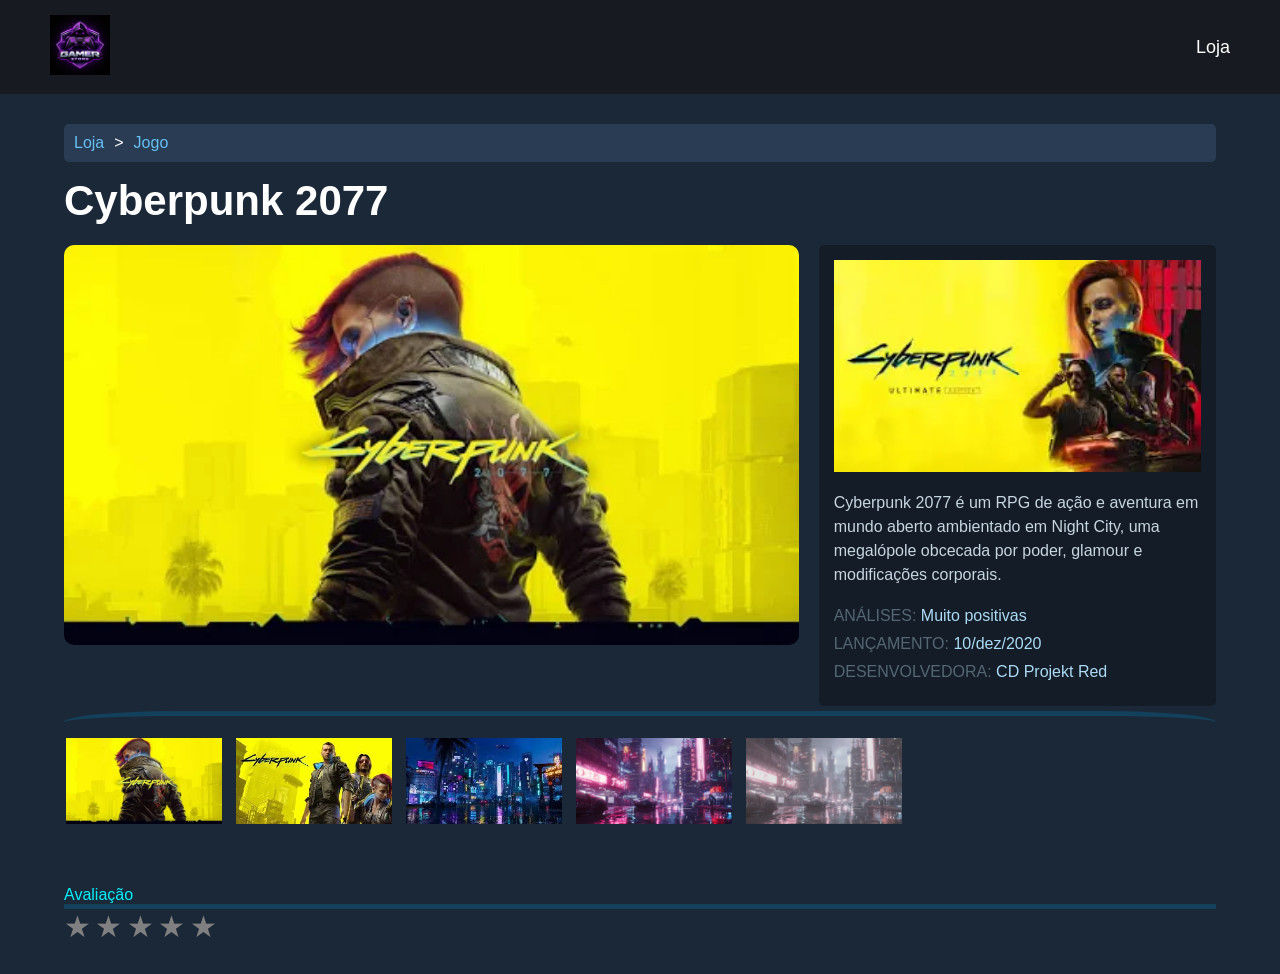
<file: pager/pages/indexs.html>
<!DOCTYPE html>
<html lang="PT-BR">

<head>
    <meta charset="UTF-8">
    <meta name="viewport" content="width=device-width, initial-scale=1.0">
    <link rel="stylesheet" href="indexs.css">
    <link rel="shortcut icon" href="imagem/ChatGPT Image 6 de abr. de 2026, 08_39_40 .ico" type="image/x-icon">
    <title style="display: none;">Cyberpunk 2077</title>
</head>

<body>
    <header>
        <div class="logo">
            <img src="imagem/ChatGPT Image 6 de abr. de 2026, 08_39_40 .ico" alt="logo">
        </div>
        <nav>
            <ul>
                <li><a href="../index.html">Loja</a></li>
            </ul>
        </nav>
    </header>
    <main>
        <section class="pagina-jogo">

            <div class="info">
                <a href="../index.html">Loja</a>
                <span>></span>
                <a href="indexs.html">Jogo</a>
            </div>

            <h1 class="titulo">Cyberpunk 2077</h1>

            <div class="conteudo-jogo">

                <!-- IMAGEM GRANDE -->
                <div class="banner">
                    <img id="imagemGrande" src="CBY/CBY1.webp" alt="CBY">
                </div>

                <!-- LATERAL -->
                <div class="sidebar">

                    <img class="capa" src="imagem/Cyb.webp" alt="CBY">

                    <p class="descricao">
                        Cyberpunk 2077 é um RPG de ação e aventura em mundo aberto
                        ambientado em Night City, uma megalópole obcecada por poder,
                        glamour e modificações corporais.
                    </p>

                    <div class="detalhes">
                        <p><span>ANÁLISES:</span> Muito positivas</p>
                        <p><span>LANÇAMENTO:</span> 10/dez/2020</p>
                        <p><span>DESENVOLVEDORA:</span> CD Projekt Red</p>
                    </div>

                </div>

            </div>
            <!-- MINIATURAS -->
            <div class="miniaturas">
                <img src="CBY/CBY1.webp" alt="cby">
                <img src="CBY/CBY2.webp" alt="cby">
                <img src="CBY/fundo do Cby.jpg" alt="cby">
                <img src="CBY/fundo de CYB.avif" alt="cby">
                <img src="CBY/ChatGPT Image 6 de abr. de 2026, 08_39_40 1.png" alt="cby">
            </div>
            <div class="comentario">
                <p class="infop">Avaliação</p>
                
                <div class="Avaliação">
                     <span class="estrela" data-value="1">★</span>
                    <span class="estrela" data-value="2">★</span>
                    <span class="estrela" data-value="3">★</span>
                    <span class="estrela" data-value="4">★</span>
                    <span class="estrela" data-value="5">★</span>
                </div>

            </div>
        </section>
    </main>
    <script src="indexs.js"></script>
</body>

</html>
</file>
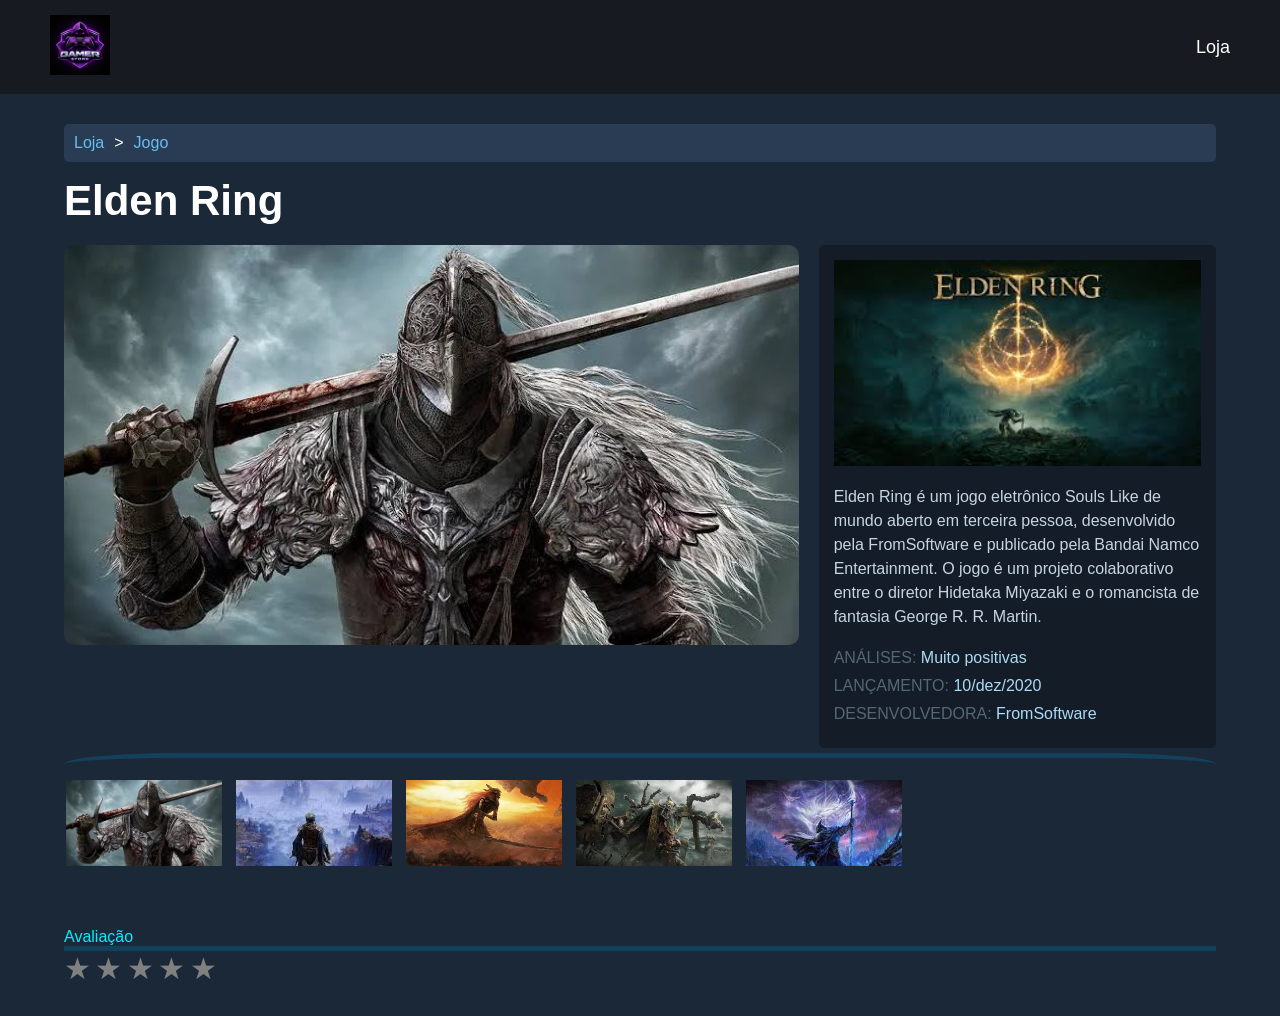
<file: pager/pages2/indexs.html>
<!DOCTYPE html>
<html lang="PT-BR">

<head>
    <meta charset="UTF-8">
    <meta name="viewport" content="width=device-width, initial-scale=1.0">
    <link rel="stylesheet" href="indexs.css">
    <link rel="shortcut icon" href="imagem/ChatGPT Image 6 de abr. de 2026, 08_39_40 .ico" type="image/x-icon">
    <title style="display: none;">Elden Ring</title>
</head>

<body>
    <header>
        <div class="logo">
            <img src="imagem/ChatGPT Image 6 de abr. de 2026, 08_39_40 .ico" alt="logo">
        </div>
        <nav>
            <ul>
                <li><a href="../index.html">Loja</a></li>
            </ul>
        </nav>
    </header>
    <main>
        <section class="pagina-jogo">

            <div class="info">
                <a href="../index.html">Loja</a>
                <span>></span>
                <a href="indexs.html">Jogo</a>
            </div>

            <h1 class="titulo">Elden Ring</h1>

            <div class="conteudo-jogo">

                <!-- IMAGEM GRANDE -->
                <div class="banner">
                    <img id="imagemGrande" src="foto/EL1.webp" alt="ER">
                </div>

                <!-- LATERAL -->
                <div class="sidebar">

                    <img class="capa" src="imagem/elden ring.jpg" alt="ER">

                    <p class="descricao">
                        Elden Ring é um jogo eletrônico Souls Like de mundo aberto em terceira pessoa, desenvolvido pela
                        FromSoftware e publicado pela Bandai Namco Entertainment. O jogo é um projeto colaborativo entre
                        o diretor Hidetaka Miyazaki e o romancista de fantasia George R. R. Martin.
                    </p>

                    <div class="detalhes">
                        <p><span>ANÁLISES:</span> Muito positivas</p>
                        <p><span>LANÇAMENTO:</span> 10/dez/2020</p>
                        <p><span>DESENVOLVEDORA:</span> FromSoftware</p>
                    </div>

                </div>

            </div>

            <!-- MINIATURAS -->
            <div class="miniaturas">
                <img src="foto/EL1.webp" alt="er">
                <img src="foto/EL2.webp" alt="er">
                <img src="foto/El3.jpg" alt="er">
                <img src="foto/El4.jpg" alt="er">
                <img src="foto/EL5.jpg" alt="er">
            </div>

            <div class="comentario">
                <p class="infop">Avaliação</p>

                <div class="Avaliação">
                    <span class="estrela" data-value="1">★</span>
                    <span class="estrela" data-value="2">★</span>
                    <span class="estrela" data-value="3">★</span>
                    <span class="estrela" data-value="4">★</span>
                    <span class="estrela" data-value="5">★</span>
                </div>


        </section>
    </main>
    <script src="indexs.js"></script>
</body>

</html>
</file>
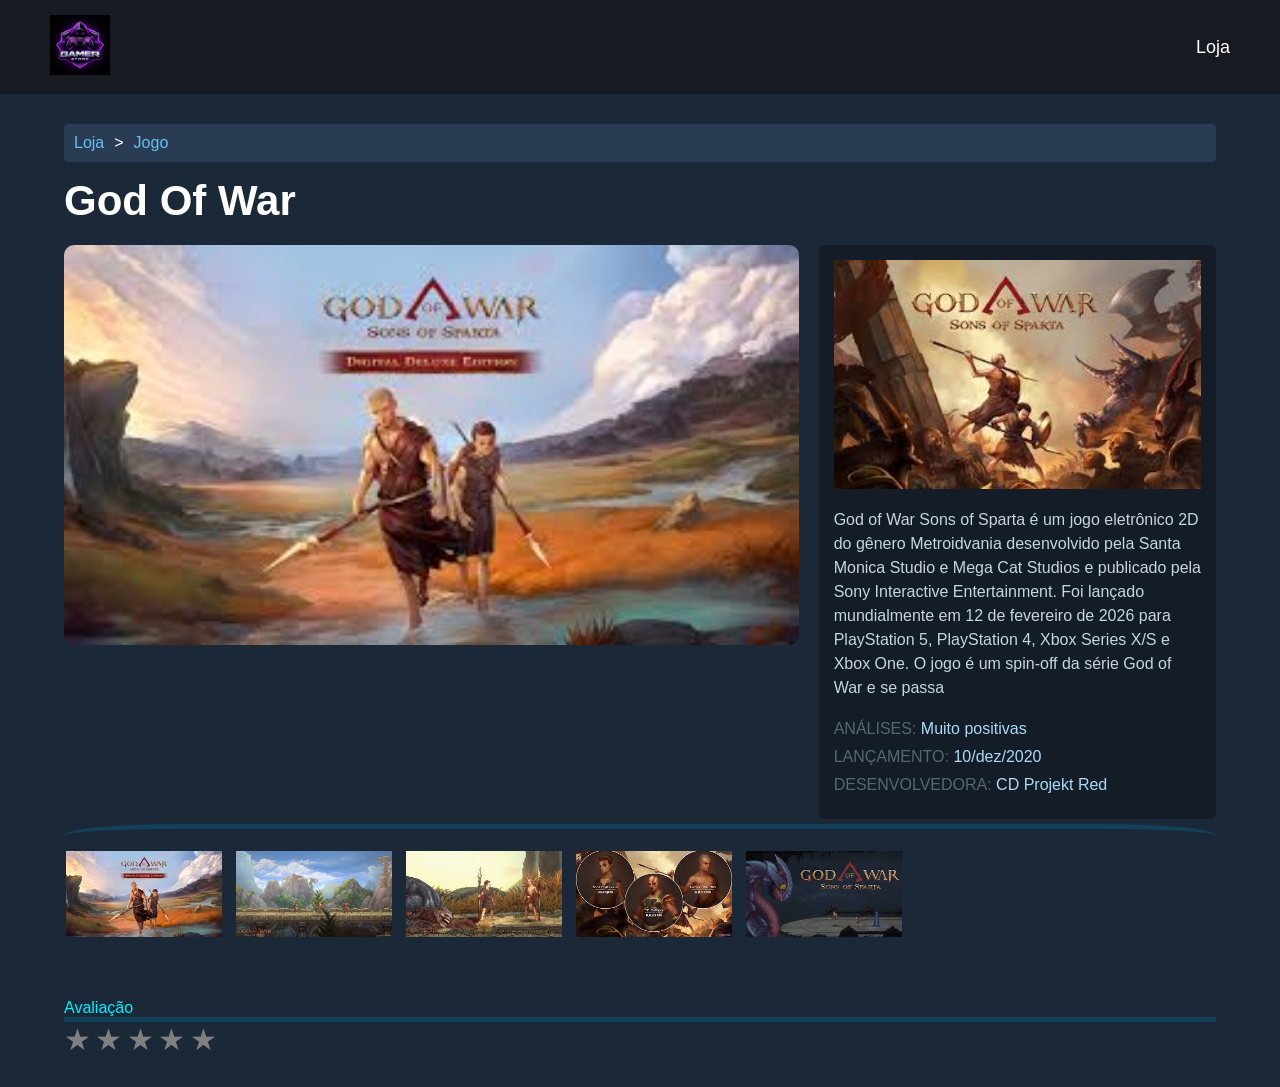
<file: pager/pages3/indexs.html>
<!DOCTYPE html>
<html lang="PT-BR">

<head>
    <meta charset="UTF-8">
    <meta name="viewport" content="width=device-width, initial-scale=1.0">
    <link rel="stylesheet" href="indexs.css">
    <link rel="shortcut icon" href="imagem/ChatGPT Image 6 de abr. de 2026, 08_39_40 .ico" type="image/x-icon">
    <title style="display: none;">God Of War</title>
</head>

<body>
    <header>
        <div class="logo">
            <img src="imagem/ChatGPT Image 6 de abr. de 2026, 08_39_40 .ico" alt="logo">
        </div>
        <nav>
            <ul>
                <li><a href="../index.html">Loja</a></li>
            </ul>
        </nav>
    </header>
    <main>
        <section class="pagina-jogo">

            <div class="info">
                <a href="../index.html">Loja</a>
                <span>></span>
                <a href="indexs.html">Jogo</a>
            </div>

            <h1 class="titulo">God Of War</h1>

            <div class="conteudo-jogo">

                <!-- IMAGEM GRANDE -->
                <div class="banner">
                    <img id="imagemGrande" src="foto/GOW.jpg" alt="GOW">
                </div>

                <!-- LATERAL -->
                <div class="sidebar">

                    <img class="capa" src="imagem/god of war.jpg" alt="God of War">

                    <p class="descricao">
                        God of War Sons of Sparta é um jogo eletrônico 2D do gênero Metroidvania desenvolvido pela Santa
                        Monica Studio e Mega Cat Studios e publicado pela Sony Interactive Entertainment. Foi lançado
                        mundialmente em 12 de fevereiro de 2026 para PlayStation 5, PlayStation 4, Xbox Series X/S e Xbox One. O jogo é um spin-off da série God of War e se passa
                    </p>
                    </p>

                    <div class="detalhes">
                        <p><span>ANÁLISES:</span> Muito positivas</p>
                        <p><span>LANÇAMENTO:</span> 10/dez/2020</p>
                        <p><span>DESENVOLVEDORA:</span> CD Projekt Red</p>
                    </div>

                </div>

            </div>

            <!-- MINIATURAS -->
            <div class="miniaturas">
                <img src="foto/GOW.jpg" alt="GOW">
                <img src="foto/GOW2.jpg" alt="GOW2">
                <img src="foto/GOW3.jpg" alt="GOW3">
                <img src="foto/GOW4.jpg" alt="GOW4">
                <img src="foto/GOW5.jpg" alt="cby">
            </div>

            <div class="comentario">
                <p class="infop">Avaliação</p>
                
                <div class="Avaliação">
                     <span class="estrela" data-value="1">★</span>
                    <span class="estrela" data-value="2">★</span>
                    <span class="estrela" data-value="3">★</span>
                    <span class="estrela" data-value="4">★</span>
                    <span class="estrela" data-value="5">★</span>
                </div>


        </section>
    </main>
    <script src="indexs.js"></script>
</body>

</html>
</file>
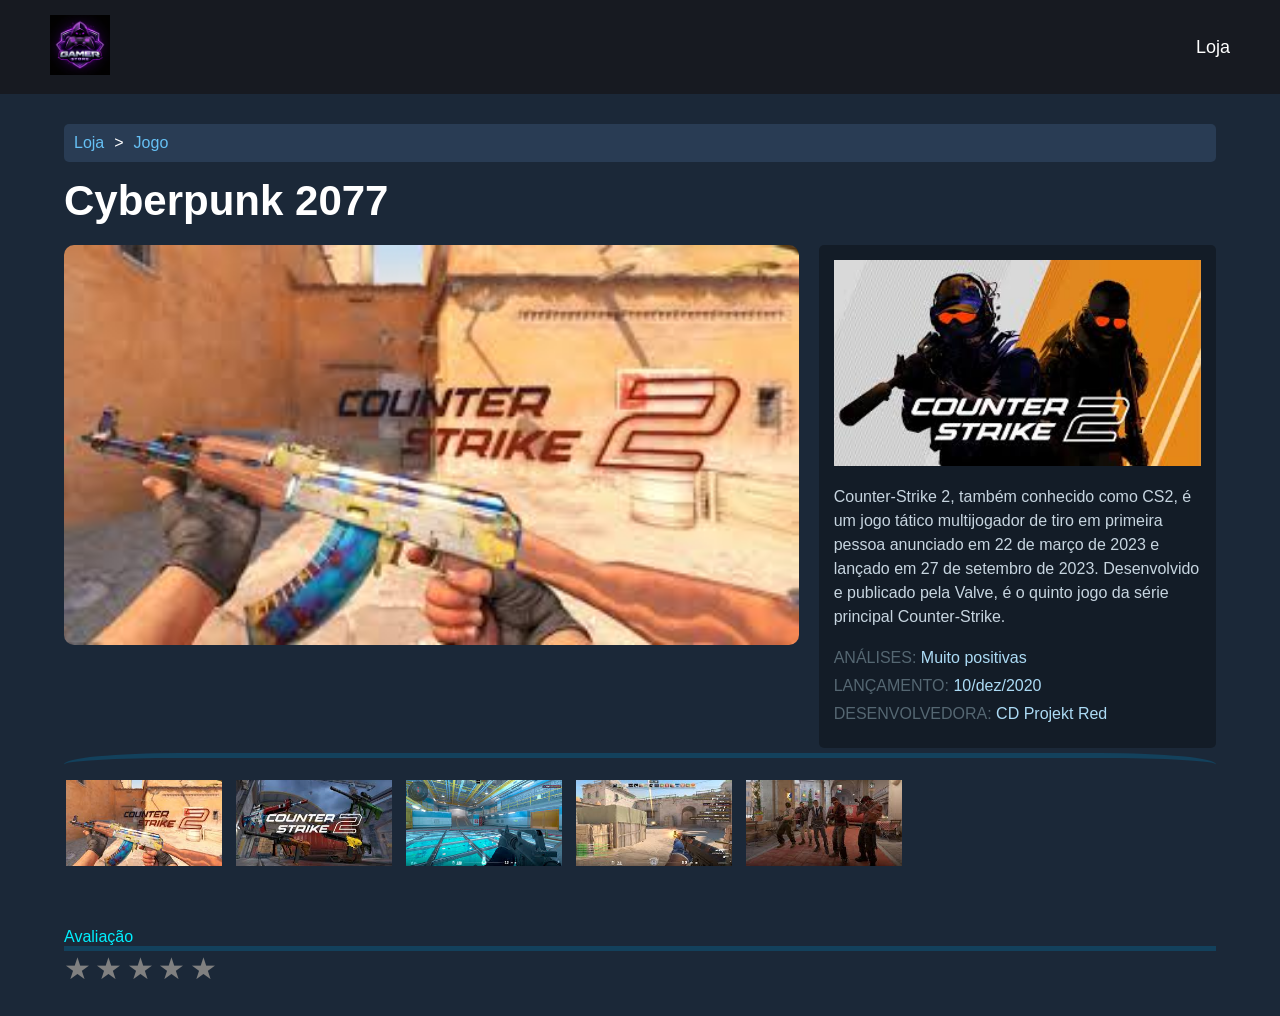
<file: pager/pages4/indexs.html>
<!DOCTYPE html>
<html lang="PT-BR">

<head>
    <meta charset="UTF-8">
    <meta name="viewport" content="width=device-width, initial-scale=1.0">
    <link rel="stylesheet" href="indexs.css">
    <link rel="shortcut icon" href="imagem/ChatGPT Image 6 de abr. de 2026, 08_39_40 .ico" type="image/x-icon">
    <title style="display: none;">Cyberpunk 2077</title>
</head>

<body>
    <header>
        <div class="logo">
            <img src="imagem/ChatGPT Image 6 de abr. de 2026, 08_39_40 .ico" alt="logo">
        </div>
        <nav>
            <ul>
                <li><a href="../index.html">Loja</a></li>
            </ul>
        </nav>
    </header>
    <main>
        <section class="pagina-jogo">

            <div class="info">
                <a href="../index.html">Loja</a>
                <span>></span>
                <a href="indexs.html">Jogo</a>
            </div>

            <h1 class="titulo">Cyberpunk 2077</h1>

            <div class="conteudo-jogo">

                <!-- IMAGEM GRANDE -->
                <div class="banner">
                    <img id="imagemGrande" src="Foto/Counter.jpg" alt="CS2">
                </div>

                <!-- LATERAL -->
                <div class="sidebar">

                    <img class="capa" src="imagem/Counter.jpg" alt="CBY">

                    <p class="descricao">
                        Counter-Strike 2, também conhecido como CS2, é um jogo tático multijogador de tiro em primeira
                        pessoa anunciado em 22 de março de 2023 e lançado em 27 de setembro de 2023. Desenvolvido e
                        publicado pela Valve, é o quinto jogo da série principal Counter-Strike.
                    </p>

                    <div class="detalhes">
                        <p><span>ANÁLISES:</span> Muito positivas</p>
                        <p><span>LANÇAMENTO:</span> 10/dez/2020</p>
                        <p><span>DESENVOLVEDORA:</span> CD Projekt Red</p>
                    </div>

                </div>

            </div>

            <!-- MINIATURAS -->
            <div class="miniaturas">
                <img src="Foto/Counter.jpg" alt="CS2">
                <img src="Foto/Counter1.jpg" alt="CS2">
                <img src="Foto/Counter2.jpg" alt="CS2">
                <img src="Foto/Counter3.jpg" alt="CS2">
                <img src="Foto/Counter4.jpg" alt="CS2">
            </div>
            <div class="comentario">
                <p class="infop">Avaliação</p>

                <div class="Avaliação">
                    <span class="estrela" data-value="1">★</span>
                    <span class="estrela" data-value="2">★</span>
                    <span class="estrela" data-value="3">★</span>
                    <span class="estrela" data-value="4">★</span>
                    <span class="estrela" data-value="5">★</span>
                </div>



        </section>
    </main>
    <script src="indexs.js"></script>
</body>

</html>
</file>
<file: intro.css>
* {
    padding: 0%;
    margin: 0%;
    font-family: Arial, sans-serif;
    box-sizing: border-box;
}

body {
    height: 100vh;
    display: flex;
    justify-content: center;
    align-items: center; /* Centraliza verticalmente na tela */
    background-image: url(SL-030422-49000-22.jpg);
    background-position: center;
    background-repeat: no-repeat;
    background-size: cover;
    font-family: 'Courier New', Courier, monospace;
}

section {
    display: flex;
    justify-content: center;
    text-align: center;
    padding: 3px;
    height: auto;
    width: auto;
    animation: inicial 1.2s linear forwards;
}

.wrapper-abas {
    display: flex;
    flex-direction: column;
    align-items: center;
    width: 100%;
    max-width: 400px;
}

@keyframes inicial {
    0% {
        max-width: 0;
        opacity: 0;
    }
    100% {
        box-shadow: 0 0 90px 20px #000000;
        max-width: 1000px;
        opacity: 1;
    }
}

h2 {
    color: #000000;
    text-shadow: 1px 1px white;
    margin-bottom: 15px;
}

.container {
    padding: 30px;
    border-radius: 10px;
    border: rgba(137, 43, 226, 0.8) 2px solid;
    background-image: linear-gradient(45deg,
            hsl(0deg 95% 77%) 0%, hsl(359deg 58% 64%) 11%, hsl(358deg 41% 51%) 20%,
            hsl(356deg 51% 38%) 28%, hsl(350deg 80% 25%) 36%, hsl(0deg 100% 16%) 44%,
            hsl(0deg 0% 0%) 53%, hsl(277deg 100% 19%) 61%, hsl(282deg 87% 26%) 69%,
            hsl(281deg 55% 39%) 77%, hsl(282deg 44% 51%) 84%, hsl(282deg 59% 63%) 92%,
            hsl(282deg 91% 75%) 100%);
    box-shadow: 0 0 30px 10px magenta;
    width: 100%;
}

.container:hover {
    transition: 1.2s;
    background-image: linear-gradient(45deg,
            hsl(332deg 96% 70%) 0%, hsl(331deg 67% 58%) 11%, hsl(329deg 63% 45%) 20%,
            hsl(325deg 100% 30%) 28%, hsl(328deg 100% 24%) 36%, hsl(333deg 100% 18%) 44%,
            hsl(0deg 0% 0%) 53%, hsl(262deg 100% 26%) 61%, hsl(269deg 100% 30%) 69%,
            hsl(274deg 100% 35%) 77%, hsl(277deg 100% 39%) 84%, hsl(280deg 100% 43%) 92%,
            hsl(282deg 100% 47%) 100%);
    border: rgb(78, 36, 117, 0.8) 2px solid;
    box-shadow: 0px 0px 30px 10px rgb(2, 18, 243);
    filter: brightness(1.4);
}

#formCadastro, #formLogin {
    display: flex;
    text-align: center;
    flex-direction: column;
    width: 100%;
    height: auto;
}

.input-grupo {
    margin-bottom: 15px;
}

label {
    display: block;
    margin-bottom: 5px;
    color: #c9c9c9;
    text-shadow: 1px 1px #000000;
}

input {
    background-color: black;
    color: white;
    width: 100%;
    height: auto;
    padding: 10px;
    border: 1px solid #b205bb;
    border-radius: 5px;
    font-family: 'Courier New', Courier, monospace;
}

button {
    width: 100%;
    padding: 12px;
    background-color: #a200ff;
    border: none;
    border-radius: 5px;
    color: #fff;
    font-size: 16px;
    cursor: pointer;
    margin-top: 10px;
    transition: 1.1s;
}

button:hover {
    transition: 0.5s;
    transform: scale(1.05);
    background-color: #c100c1;
}

button:active {
    transform: scale(0.95);
}

.escondido {
    display: none !important;
}

/* Estilização dos botões de alternância corrigida */
.box-botoes {
    display: flex;
    justify-content: center;
    gap: 15px;
    margin-bottom: 15px;
    width: 100%;
}

.box-botoes button {
    width: 48%;
    padding: 10px;
    margin-top: 0;
    cursor: pointer;
    border: 1px solid #b205bb;
    background-color: #1a1a1a;
    color: #ccc;
    border-radius: 5px;
    transition: 0.3s;
    font-size: 14px;
}

.box-botoes button.aba-ativa {
    background-color: #053261cf;
    color: white;
    border-color: #00ecff;
    box-shadow: 0 0 10px #00ecff;
}

#mensagem {
    text-align: center;
    font-weight: bold;
    margin-top: 15px;
    min-height: 20px;
}
</file>
<file: pager/index.css>
:root {
    --bg: #09090f;
    --surface: #12131a;
    --text: #f3f3f3;
    --accent: #c77dff;
    --accent-strong: #8b54ff;
    --border: rgba(255, 255, 255, 0.08);
    --card-border: rgba(255, 255, 255, 0.06);
    --hover-bg: rgba(199, 125, 255, 0.14);
    --header-bg: rgba(0, 0, 0, 0.92);
    --banner-bg: linear-gradient(180deg, #07070b 0%, #11131a 80%);
    --card-bg: rgba(255, 255, 255, 0.04);
    --info-bg: rgba(18, 23, 37, 0.92);
    --info-card-bg: #10131e;
    --text-light: #e8e8ff;
    --btn-bg: #8b54ff;
    --btn-hover: #a36eff;
}

html {
    font-family: Arial, Helvetica, sans-serif;
    background-color: #000000;
    scroll-behavior: smooth;
}

* {
    margin: 0;
    padding: 0;
    box-sizing: border-box;
}

body {
    min-height: 100vh;
    background-color: var(--bg);
    color: var(--text);
    font-family: 'Segoe UI', Tahoma, Geneva, Verdana, sans-serif;
    line-height: 1.5;
}

body::before {
    content: "";
    position: fixed;
    inset: 0;
    background: radial-gradient(circle at top left, rgba(120, 55, 255, 0.18), transparent 25%), radial-gradient(circle at bottom right, rgba(255, 120, 120, 0.16), transparent 20%);
    pointer-events: none;
}

header {
    width: 100%;
    position: fixed;
    top: 0;
    z-index: 99999;
    display: flex;
    flex-wrap: wrap;
    align-items: center;
    justify-content: space-between;
    gap: 12px;
    padding: 18px 24px;
    background: var(--header-bg);
    border-bottom: 2px solid var(--border);
}



.logo img {
    width: 52px;
}

header input {
    width: clamp(220px, 40vw, 360px);
    padding: 12px 14px;
    background: var(--surface);
    border: 1px solid rgba(255, 255, 255, 0.12);
    border-radius: 999px;
    color: var(--text);
    outline: none;
    transition: border-color 0.25s ease, box-shadow 0.25s ease;
}

header input:focus {
    border-color: var(--accent-strong);
    box-shadow: 0 0 0 4px rgba(139, 84, 255, 0.14);
}

/* .idioma {
    padding: 8px 16px;
    border-radius: 999px;
    background: rgba(255, 255, 255, 0.06);
    border: 1px solid rgba(255, 255, 255, 0.08);
    color: #c9c9ff;
    font-weight: 600;
} */

#nomeDoUsuario {
    color: var(--accent);
    font-weight: 600;
    font-size: 250%;
    font-family: monospace;
    animation: aura 2s infinite;
    border-bottom: 2px solid var(--accent);
    border-radius: 15%;
}

#nomeDoUsuario:hover {
    filter: brightness(1.1);
}

@keyframes aura {
    0% {
        text-shadow: 0 0 5px var(--accent), 0 0 10px var(--accent), 0 0 15px var(--accent);
    }

    50% {
        text-shadow: 0 0 10px var(--accent-strong), 0 0 20px var(--accent-strong), 0 0 30px var(--accent-strong);
    }

    100% {
        text-shadow: 0 0 5px var(--accent), 0 0 10px var(--accent), 0 0 15px var(--accent);
    }
}

.search-container {
    position: relative;
    width: 100%;
    max-width: 400px;
}

.search-input {
    width: 100%;
    padding: 10px 16px 10px 40px;
    background-color: #13111C;
    border: 1px solid #23212E;
    border-radius: 20px;
    color: #FFF;
    outline: none;
}

.search-icon {
    position: absolute;
    left: 14px;
    top: 50%;
    transform: translateY(-50%);
    width: 18px;
    height: 18px;
    stroke: #A855F7;
    pointer-events: none;
}

nav {
    display: flex;
    flex-wrap: wrap;
    gap: 10px;
    align-items: center;
}

nav a,
.dropbtn {
    color: var(--accent);
    text-decoration: none;
    font-weight: 600;
    padding: 10px 14px;
    border-radius: 999px;
    transition: background-color 0.25s ease, color 0.25s ease;
}

nav a:hover,
.dropdown:hover .dropbtn,
.theme-dropdown:hover .theme-btn {
    color: #ffffff;
    background: var(--hover-bg);
}

.dropdown,
.theme-dropdown {
    position: relative;
}

.dropdown-content,
.theme-content {
    display: none;
    position: absolute;
    top: 110%;
    left: 0;
    min-width: 180px;
    background: var(--surface);
    border: 1px solid rgba(139, 84, 255, 0.24);
    border-radius: 12px;
    box-shadow: 0 18px 50px rgba(0, 0, 0, 0.35);
    overflow: hidden;
}

.dropdown:hover .dropdown-content,
.theme-dropdown:hover .theme-content,
.theme-content.show {
    display: block;
}

.dropdown-content a,
.theme-content button {
    display: block;
    width: 100%;
    padding: 12px 16px;
    color: #d5d5ff;
    background: transparent;
    border: none;
    text-align: left;
    cursor: pointer;
    font: inherit;
}

.dropdown-content a:hover,
.dropdown-content a.active,
.theme-content button:hover,
.theme-content button.active {
    background: var(--hover-bg);
    color: #fff;
}

.destaque {
    display: flex;
    flex-wrap: wrap;
    gap: 18px;
    padding: 24px;
}

.carrinho {
    display: flex;
    gap: 20px;
}

.aviso {
    width: 26%;
    height: 12%;
    position: fixed;
    top: 43%;
    left: 20px;
    z-index: 10000;
    background-color: var(--bg);
    border: 1px solid var(--btn-hover);
    color: var(--accent-strong);
    padding: 2%;
    border-radius: 8px;
    box-shadow: 0 4px 12px rgba(0, 0, 0, 0.3);
    display: flex;
    align-items: center;
    justify-content: center;

    transform: translateX(150%);
    visibility: hidden;
}

.aviso.animar {
    visibility: visible;
    animation: slidAberta 0.5s ease forwards,
        slidFechado 0.5s ease 3.5s forwards;
}

.barrar {
    position: absolute;
    bottom: 0;
    left: 0;
    height: 4px;
    background-color: var(--accent-strong);
    width: 100%;
    border-radius: 0 0 8px 8px;
    display: none;
}

.aviso.animar .barrar {
    display: block;
    animation: diminuirBarra 3.5s linear forwards;

}

@keyframes slidAberdo {
    to {
        transform: translateX(0)
    }
}

@keyframes slidFechado {
    to {
        transform: translateX(-150%);
    }
}

@keyframes diminuirBarra {
    to {
        width: 0%;
    }
}


.carrossel {
    display: flex;
    gap: 20px;
    overflow-x: auto;
    scroll-snap-type: x mandatory;
    scroll-behavior: smooth;
    padding: 20px;
    animation: move 3.s infinite;
}

.moven {
    display: flex;
    width: 400%;
    height: 100%;
    animation: move 5s infinite;
}


@keyframes move {

    0% {
        transform: translateX(0%);
    }

    25% {
        transform: translateX(-25%);
    }

    50% {
        transform: translateX(-50%);
    }

    75% {
        transform: translateX(-25%);
    }

    100% {
        transform: translateX(0%);
    }
}


.carrossel::-webkit-scrollbar {
    display: none;
}

.banner {
    display: flex;
    flex: 1 1 520px;
    min-height: 340px;
    position: relative;
    border-radius: 22px;
    overflow: hidden;
    background: var(--banner-bg);
    border: 1px solid var(--card-border);
    min-width: 500px;
    padding: 15px;
    justify-content: center;
    text-align: center;
    transition: transform 0.3s;
    width: 100%;
    flex-shrink: 0;
    scroll-snap-align: start;
   filter: brightness(1.2);
}

.banner img {
    width: 500px;
    height: auto;
    object-fit: cover;
    display: block;
    transition: transform 0.5s ease;
    border: var(--accent-strong) 2px solid;
    cursor: pointer;
}

.itens-carrinho {
    display: flex;
    flex-direction: column;
    gap: 10px;
    margin-top: 14px;
}

.item-carrinho {
    display: flex;
    align-items: center;
    justify-content: space-between;
    gap: 10px;
    padding: 10px 12px;
    border-radius: 12px;
    background: var(--card-bg);
    border: 1px solid var(--border);
}

.item-carrinho span {
    flex: 1;
    font-size: 0.95rem;
    color: var(--text-light);
}

.item-carrinho strong {
    margin-left: 8px;
    color: var(--text);
}

.remover-item {
    display: flex;
    align-items: center;
    justify-content: center;
    width: 30px;
    height: 30px;
    border: none;
    border-radius: 999px;
    background: rgba(255, 92, 92, 0.14);
    color: #ff4b4b;
    font-size: 1.1rem;
    cursor: pointer;
    transition: background-color 0.2s ease, transform 0.2s ease;
}

.remover-item:hover {
    background: rgba(255, 92, 92, 0.28);
    transform: scale(1.05);
}


.banner-info h1 {
    font-size: clamp(2rem, 2.8vw, 3rem);
    margin-bottom: 12px;
}

.banner-info p {
    margin-bottom: 18px;
    color: #c7c7d1;
    max-width: 320px;
}

.banner-info button {
    padding: 12px 22px;
    border: none;
    border-radius: 999px;
    background: #00000033;
    color: #fff;
    font-weight: 700;
    cursor: pointer;
    transition: transform 0.2s ease, background-color 0.2s ease;
}

.banner-info button:hover {
    transform: translateY(-1px);
    background: #a06cff;
}

.banner:hover img {
    transform: scale(1.04);
}

.info {
    flex: 0 1 260px;
    display: flex;
    flex-direction: column;
    justify-content: end;
    gap: 16px;
    background: var(--info-bg);
    border-radius: 22px;
    padding: 18px;
    border: 1px solid var(--card-border);
    position: absolute;
    left: 80%;
    z-index: 2;
}

.info h2 {
    font-size: 1.2rem;
    margin-bottom: 6px;
    color: var(--text);
}

.info-card {
    background: var(--info-card-bg);
    border-radius: 18px;
    overflow: hidden;
    transition: transform 0.25s ease, box-shadow 0.25s ease;
}

.info-card:hover {
    transform: translateY(-4px);
    box-shadow: 0 14px 32px rgba(0, 0, 0, 0.33);
}

.info-card img {
    width: 100%;
    height: 120px;
    object-fit: cover;
}

.info-card p {
    padding: 14px 10px;
    text-align: center;
    font-weight: 700;
    color: var(--text-light);
}

.layout {
    display: grid;
    grid-template-columns: 1fr;
    gap: 24px;
    padding: 0 24px 24px;
}


.main-header {
    display: flex;
    justify-content: space-between;
    align-items: baseline;
    gap: 20px;
    margin-bottom: 18px;
}

.resultado-contador {
    color: var(--text-light);
    margin-top: 8px;
}

.games {
    display: grid;
    grid-template-columns: repeat(auto-fill, minmax(240px, 1fr));
    gap: 20px;
}

.card {
    background: var(--card-bg);
    border: 1px solid var(--card-border);
    padding: 16px;
    border-radius: 22px;
    text-align: center;
    transition: transform 0.3s ease, box-shadow 0.3s ease;
    overflow: hidden;
    position: relative;
}

.card :hover {
    transform: translateY(-6px);
    box-shadow: 0 18px 35px rgba(0, 0, 0, 0.28);
    filter: brightness(1.1);
}

.card img {
    width: 100%;
    height: 180px;
    object-fit: cover;
    border-radius: 18px;
    margin-bottom: 14px;
}

.card h3 {
    font-size: 1.1rem;
    margin-bottom: 8px;
}

.card p {
    color: var(--text-light);
    margin-bottom: 16px;
    font-weight: 600;
}

.card button {
    padding: 10px 16px;
    border: none;
    border-radius: 999px;
    background: var(--btn-bg);
    color: var(--text);
    font-size: 0.95rem;
    font-weight: 700;
    cursor: pointer;
    transition: transform 0.2s ease, background-color 0.2s ease;
}

.btn-comprar {
    display: inline-block;
    padding: 12px 18px;
    border: none;
    border-radius: 999px;
    background: var(--btn-bg);
    color: var(--text);
    font-size: 0.95rem;
    font-weight: 700;
    cursor: pointer;
    transition: transform 0.2s ease, background-color 0.2s ease;
}

.btn-comprar:hover {
    background: var(--btn-hover);
    transform: translateY(-1px);
}

.no-results {
    align-items: center;
    margin-top: 24px;
    padding: 20px;
    border-radius: 18px;
    background: var(--card-bg);
    color: var(--text-light);
    text-align: center;
    display: none;
}

.carrinho {
    background: var(--info-bg);
    border-radius: 22px;
    border: 1px solid var(--border);
    padding: 22px;
    min-height: 240px;
    display: flex;
    flex-direction: column;
    gap: 16px;
}

.carrinho h2 {
    font-size: 1.3rem;
    margin-bottom: 6px;
}

.carrinho-vazio {
    color: var(--text-light);
}

.itens-carrinho {
    display: grid;
    gap: 12px;
}

.item-carrinho {
    display: flex;
    justify-content: space-between;
    align-items: center;
    padding: 12px 14px;
    border-radius: 16px;
    background: var(--card-bg);
    color: var(--text);
}

.item-carrinho span {
    max-width: 65%;
    overflow: hidden;
    text-overflow: ellipsis;
    white-space: nowrap;
}

.total-carrinho {
    margin-top: auto;
    padding-top: 12px;
    border-top: 1px solid var(--border);
    display: flex;
    justify-content: space-between;
    color: var(--text);
    font-weight: 700;
}

@media (max-width: 980px) {
    .layout {
        grid-template-columns: 1fr;
    }

    .carrinho {
        order: -1;
    }
}

@media (max-width: 700px) {
    header {
        flex-direction: column;
        align-items: stretch;
    }

    nav {
        justify-content: center;
    }

    .espço {
        padding: 50%;
        margin: 50%;
    }

    .destaque {
        display: flex;
        justify-content: space-between;
        padding: 60%;
        max-width: 1200px;
        margin: auto;
        overflow-x: auto;
    }

    .banner-info {
        left: 18px;
        bottom: 18px;
    }
}

@keyframes aparecer {
    from {
        opacity: 0;
        transform: translateY(16px);
    }

    to {
        opacity: 1;
        transform: translateY(0);
    }
}


.card:hover::after {
    background: rgba(0, 0, 0, 0.5);
}

.card:hover img {
    transform: scale(1.1);
    transition: 0.3s;
}

@keyframes aparecer {
    to {
        opacity: 1;
        transform: translateY(0);
    }
}

button {
    background: #2e252d;
    border: none;
    padding: 10px;
    margin-top: 10px;
    cursor: pointer;
    border-radius: 5px;
    transition: 0.3s;
}

button:hover {
    transform: scale(1.1);
    background: #417a9b;
}

#carrinho {
    background: var(--card-bg);
    padding: 15px;
    border-radius: 10px;
    margin: 20px;
}

.item-carrinho {
    display: flex;
    justify-content: space-between;
    margin: 5px 0;
}

#top {
    scroll-margin-top: 80px;
    transition: all 0.3s ease;
}

.seta {
    display: none;
    position: fixed;
    bottom: 20px;
    right: 20px;
    background: #8c00ff;
    color: #fff;
    padding: 12px 16px;
    border-radius: 999px;
    text-decoration: none;
    font-size: 1.5rem;
    opacity: 0.7;
    transition: opacity 0.3s ease, transform 0.3s ease;
}

.seta:hover {
    opacity: 1;
    transform: translateY(-4px);
}

.seta:active {
    transform: translateY(0) scale(0.95);
}

.cart-hover {
    position: relative;
}

.mini-carrinho {
    position: absolute;
    top: 55px;
    right: 0;
    width: 280px;

    background: var(--surface);
    border: 1px solid var(--border);
    border-radius: 16px;

    padding: 15px;

    opacity: 0;
    visibility: hidden;
    transform: translateY(10px);

    transition: 0.3s ease;

    z-index: 999;
}

.mini-carrinho span {
    color: var(--text);
}

.cart-hover:hover .mini-carrinho {
    opacity: 1;
    visibility: visible;
    transform: translateY(0);
}

.mini-carrinho h3 {
    margin-bottom: 12px;
    color: #c77dff;
}

.mini-carrinho .item-carrinho {
    background: rgba(255, 255, 255, 0.05);
    padding: 10px;
    border-radius: 10px;
    margin-bottom: 10px;
}

.mini-carrinho .total-carrinho {
    margin-top: 10px;
    border-top: 1px solid rgba(255, 255, 255, 0.1);
    padding-top: 10px;
    font-weight: bold;
}

footer {
    background: #090414;
    border-top: 2px solid var(--border);
    padding: 40px 8%;
    color: white;
}

.footer-container {
    display: flex;
    justify-content: space-between;
    flex-wrap: wrap;
    gap: 30px;
}

.footer-col {
    display: flex;
    flex-direction: column;
    min-width: 200px;
}

.footer-col h3 {
    color: #c77dff;
    margin-bottom: 15px;
    text-shadow: 0 0 10px #c77dff;
}

.footer-col p {
    color: #d6d6d6;
    margin: 5px 0;
    font-size: 0.95rem;
}

.footer-col a {
    color: #8b54ff;
    text-decoration: none;
    margin: 5px 0;
    transition: 0.3s;
}

.footer-col a:hover {
    color: #c77dff;
    text-shadow: 0 0 10px #c77dff;
}

.footer-bottom {
    margin-top: 30px;
    padding-top: 20px;
    border-top: 1px solid rgba(199, 125, 255, 0.3);
    text-align: center;
}

.footer-bottom p {
    color: #aaa;
    font-size: 0.9rem;
}

@media(max-width:320px) {

    header {
        display: grid;
        grid-template-rows: auto auto;
        grid-template-areas: "logo search"
            "nav nav";
        padding: 12px;
        gap: 10px;
        opacity: 0.8;
    }

    .logo img {
        width: 40px;
    }

    .logo {
        grid-area: logo;
    }

    header input {
        grid-area: search;
        width: 100%;
        font-size: 0.9rem;
    }

    .moven {
        animation: movim 3s infinite;
    }

    .estrelas-loja {
        color: gold;
        font-size: 25px;
        margin-top: 10px;
    }

    #nomeDoUsuario {
        margin-left: 90px;
    }

    #buscar {
        width: 190%;
        z-index: 10;
    }
.logo{
    display: none;
}

    @keyframes movim {
        0% {
            transform: translateX(0%);
        }

        25% {
            transform: translateX(-100%);
        }

        50% {
            transform: translateX(-200%);
        }

        75% {
            transform: translateX(-300%);
        }

        100% {
            transform: translateX(-200%);
        }

        125% {
            transform: translateX(-100%);
        }

        150% {
            transform: translateX(0%);
        }

    }

    .aviso {
        height: auto;
        width: 90px;
    }


    .espço {
        padding: 10%;
        margin: 10%;
        visibility: hidden;
    }

    .idioma {
        display: none;
    }

    nav {
        grid-area: nav;
        width: 100%;
        justify-content: center;
        gap: 8px;
    }

    nav a,
    .dropbtn {
        font-size: 0.8rem;
        padding: 8px 10px;
    }

    .destaque {
        padding: 10px;
    }

    .banner {
        max-width: 30px;
        max-height: 30px;
        height: auto;
        width: auto;
        padding: 10px;
    }

    .banner img {
        width: 100%;
        height: 100%;
        object-fit: cover;
    }

    .banner-info {
        left: 10px;
        top: auto;
        bottom: 10px;
        margin: 0;
        opacity: 1;
    }

    .banner-info h1 {
        font-size: 1.2rem;
    }

    .banner-info p {
        font-size: 0.8rem;
        max-width: 220px;
    }

    .info {
        display: none;
        position: static;
        width: 100%;
    }

    .layout {
        padding: 10px;
        grid-template-columns: 1fr;
    }

    .games {
        grid-template-columns: 1fr;
    }

    .card {
        padding: 12px;
    }

    .card img {
        height: 150px;
    }

    .card:hover img {
        transform: scale(1.05);
    }

    .carrinho {
        padding: 15px;
    }

    .seta {
        bottom: 10px;
        right: 10px;
        padding: 10px 14px;
        font-size: 1.2rem;
    }
}


@media (max-width: 723px) {

    header {
        flex-direction: column;
        align-items: center;
        padding: 16px;
    }

    header input {
        width: 100%;
    }

    nav {
        justify-content: center;
        flex-wrap: wrap;
    }

    .destaque {
        flex-direction: column;
        padding: 16px;
    }

    .banner {
        min-width: 100%;
        min-height: 280px;
    }

    .banner img {
        width: 100%;
    }

    .banner-info {
        left: 20px;
        top: auto;
        bottom: 20px;
        margin: 0;
        opacity: 1;
    }

    .info {
        position: static;
        width: 100%;
    }

    .layout {
        grid-template-columns: 1fr;
        padding: 16px;
    }

    .games {
        grid-template-columns: repeat(auto-fit, minmax(200px, 1fr));
    }

    .card img {
        height: 170px;
    }

    .carrinho {
        width: 100%;
    }
}

.infop {
    min-width: 100%;
    margin-top: 40px;
    padding-top: 20px;
    border-bottom: 5px solid #13415c;
    color: #00f0ff;

}

.avaliacao {
    font-size: 40px;
    cursor: pointer;
    user-select: none;
}

.estrela {
    color: gray;
    transition: 0.2s;
    cursor: pointer;
    font-size: 30px;
}

.estrela.ativa {
    color: gold;
}
</file>
<file: pager/pages/indexs.css>
* {
    margin: 0;
    padding: 0;
    box-sizing: border-box;
}

body {
    background-color: #1b2838;
    font-family: Arial, Helvetica, sans-serif;
    color: white;
}

/* HEADER */

header {
    background-color: #171a21;
    display: flex;
    align-items: center;
    justify-content: space-between;
    padding: 15px 50px;
}

.logo img {
    width: 60px;
}

nav ul {
    list-style: none;
}

nav a {
    color: white;
    text-decoration: none;
    font-size: 18px;
}

/* MAIN */

.pagina-jogo {
    width: 90%;
    margin: 30px auto;
    
    background-position: center;
    opacity: 1.5;
    background-repeat: repeat;
    background-size: cover;
}

/* caminho */

.info {
    display: flex;
    gap: 10px;
    margin-bottom: 15px;
    background-color: #293c54;
    padding: 10px;
    border-radius: 5px;
}

.info a {
    text-decoration: none;
    color: #66c0f4;
}

/* titulo */

.titulo {
    font-size: 42px;
    margin-bottom: 20px;
}

/* estrutura principal */

.conteudo-jogo {
    display: flex;
    gap: 20px;
}

/* banner grande */

.banner {
    flex: 2;

}

.banner img {
    width: 508;
    height: 400px;
    border-radius: 5px;
}

.banner iframe {
    width: 100%;
    height: 500px;
    border-radius: 10px;
}

/* lateral */

.sidebar {
    flex: 1;
    background-color: rgba(0, 0, 0, 0.3);
    padding: 15px;
    border-radius: 5px;
}

.capa {
    width: 100%;
    margin-bottom: 15px;
}

.descricao {
    color: #c7d5e0;
    line-height: 1.5;
    margin-bottom: 20px;
}

.detalhes p {
    margin-bottom: 10px;
    color: #acdbf5;
}

.detalhes span {
    color: #556772;
}

/* miniaturas */

.miniaturas {
    display: flex;
    gap: 10px;
    padding-top: 20px;
    margin-top: 5px ;
    flex-wrap: wrap;
    border-top: 5px solid #13415c;
    border-radius: 10% ;

}

.miniaturas img {
    width: 160px;
    height: 90px;
    object-fit: cover;
    cursor: pointer;
    border: 2px solid transparent;
    transition: 0.3s;
}

.miniaturas img:hover {
    border: 2px solid #00f0ff;
    transform: scale(1.05);
}

.banner img {
    width: 100%;
    border-radius: 10px;
}

.infop{
    min-width: 100%;
    margin-top: 40px;
    padding-top: 20px;
    border-bottom: 5px solid #13415c ;
    color: #00f0ff;
    
}
.avaliacao {
    font-size: 40px;
    cursor: pointer;
    user-select: none;
}

.estrela {
    color: gray;
    transition: 0.2s;
    cursor: pointer ;
    font-size: 30px;
}

.estrela.ativa {
    color: gold;
}
</file>
<file: pager/pages2/indexs.css>
* {
    margin: 0;
    padding: 0;
    box-sizing: border-box;
}

body {
    background-color: #1b2838;
    font-family: Arial, Helvetica, sans-serif;
    color: white;
}

/* HEADER */

header {
    background-color: #171a21;
    display: flex;
    align-items: center;
    justify-content: space-between;
    padding: 15px 50px;
}

.logo img {
    width: 60px;
}

nav ul {
    list-style: none;
}

nav a {
    color: white;
    text-decoration: none;
    font-size: 18px;
}

/* MAIN */

.pagina-jogo {
    width: 90%;
    margin: 30px auto;
    /* background-image: url(imagem/ChatGPT\ Image\ 6\ de\ abr.\ de\ 2026\,\ 08_39_40\ 1.png); */
    background-position: center;
    opacity: 1.5;
    background-repeat: repeat;
    background-size: cover;
}

/* caminho */

.info {
    display: flex;
    gap: 10px;
    margin-bottom: 15px;
    background-color: #293c54;
    padding: 10px;
    border-radius: 5px;
}

.info a {
    text-decoration: none;
    color: #66c0f4;
}

/* titulo */

.titulo {
    font-size: 42px;
    margin-bottom: 20px;
}

/* estrutura principal */

.conteudo-jogo {
    display: flex;
    gap: 20px;
}

/* banner grande */

.banner {
    flex: 2;

}

.banner img {
    width: 508;
    height: 400px;
    border-radius: 5px;
}

.banner iframe {
    width: 100%;
    height: 500px;
    border-radius: 10px;
}

/* lateral */

.sidebar {
    flex: 1;
    background-color: rgba(0, 0, 0, 0.3);
    padding: 15px;
    border-radius: 5px;
}

.capa {
    width: 100%;
    margin-bottom: 15px;
}

.descricao {
    color: #c7d5e0;
    line-height: 1.5;
    margin-bottom: 20px;
}

.detalhes p {
    margin-bottom: 10px;
    color: #acdbf5;
}

.detalhes span {
    color: #556772;
}

/* miniaturas */

.miniaturas {
    display: flex;
    gap: 10px;
    padding-top: 20px;
    margin-top: 5px ;
    flex-wrap: wrap;
    border-top: 5px solid #13415c;
    border-radius: 10% ;

}

.miniaturas img {
    width: 160px;
    height: 90px;
    object-fit: cover;
    cursor: pointer;
    border: 2px solid transparent;
    transition: 0.3s;
}

.miniaturas img:hover {
    border: 2px solid #00f0ff;
    transform: scale(1.05);
}

.banner img {
    width: 100%;
    border-radius: 10px;
}

.infop{
    min-width: 100%;
    margin-top: 40px;
    padding-top: 20px;
    border-bottom: 5px solid #13415c ;
    color: #00f0ff;
    
}
.avaliacao {
    font-size: 40px;
    cursor: pointer;
    user-select: none;
}

.estrela {
    color: gray;
    transition: 0.2s;
    cursor: pointer ;
    font-size: 30px;
}

.estrela.ativa {
    color: gold;
}
</file>
<file: pager/pages3/indexs.css>
* {
    margin: 0;
    padding: 0;
    box-sizing: border-box;
}

body {
    background-color: #1b2838;
    font-family: Arial, Helvetica, sans-serif;
    color: white;
}

/* HEADER */

header {
    background-color: #171a21;
    display: flex;
    align-items: center;
    justify-content: space-between;
    padding: 15px 50px;
}

.logo img {
    width: 60px;
}

nav ul {
    list-style: none;
}

nav a {
    color: white;
    text-decoration: none;
    font-size: 18px;
}

/* MAIN */

.pagina-jogo {
    width: 90%;
    margin: 30px auto;
    /* background-image: url(imagem/ChatGPT\ Image\ 6\ de\ abr.\ de\ 2026\,\ 08_39_40\ 1.png); */
    background-position: center;
    opacity: 1.5;
    background-repeat: repeat;
    background-size: cover;
}

/* caminho */

.info {
    display: flex;
    gap: 10px;
    margin-bottom: 15px;
    background-color: #293c54;
    padding: 10px;
    border-radius: 5px;
}

.info a {
    text-decoration: none;
    color: #66c0f4;
}

/* titulo */

.titulo {
    font-size: 42px;
    margin-bottom: 20px;
}

/* estrutura principal */

.conteudo-jogo {
    display: flex;
    gap: 20px;
}

/* banner grande */

.banner {
    flex: 2;

}

.banner img {
    width: 508;
    height: 400px;
    border-radius: 5px;
}

.banner iframe {
    width: 100%;
    height: 500px;
    border-radius: 10px;
}

/* lateral */

.sidebar {
    flex: 1;
    background-color: rgba(0, 0, 0, 0.3);
    padding: 15px;
    border-radius: 5px;
}

.capa {
    width: 100%;
    margin-bottom: 15px;
}

.descricao {
    color: #c7d5e0;
    line-height: 1.5;
    margin-bottom: 20px;
}

.detalhes p {
    margin-bottom: 10px;
    color: #acdbf5;
}

.detalhes span {
    color: #556772;
}

/* miniaturas */

.miniaturas {
    display: flex;
    gap: 10px;
    padding-top: 20px;
    margin-top: 5px ;
    flex-wrap: wrap;
    border-top: 5px solid #13415c;
    border-radius: 10% ;

}

.miniaturas img {
    width: 160px;
    height: 90px;
    object-fit: cover;
    cursor: pointer;
    border: 2px solid transparent;
    transition: 0.3s;
}

.miniaturas img:hover {
    border: 2px solid #00f0ff;
    transform: scale(1.05);
}

.banner img {
    width: 100%;
    border-radius: 10px;
}

.infop{
    min-width: 100%;
    margin-top: 40px;
    padding-top: 20px;
    border-bottom: 5px solid #13415c ;
    color: #00f0ff;
    
}
.avaliacao {
    font-size: 40px;
    cursor: pointer;
    user-select: none;
}

.estrela {
    color: gray;
    transition: 0.2s;
    cursor: pointer ;
    font-size: 30px;
}

.estrela.ativa {
    color: gold;
}
</file>
<file: pager/pages4/indexs.css>
* {
    margin: 0;
    padding: 0;
    box-sizing: border-box;
}

body {
    background-color: #1b2838;
    font-family: Arial, Helvetica, sans-serif;
    color: white;
}

/* HEADER */

header {
    background-color: #171a21;
    display: flex;
    align-items: center;
    justify-content: space-between;
    padding: 15px 50px;
}

.logo img {
    width: 60px;
}

nav ul {
    list-style: none;
}

nav a {
    color: white;
    text-decoration: none;
    font-size: 18px;
}

/* MAIN */

.pagina-jogo {
    width: 90%;
    margin: 30px auto;
    /* background-image: url(imagem/ChatGPT\ Image\ 6\ de\ abr.\ de\ 2026\,\ 08_39_40\ 1.png); */
    background-position: center;
    opacity: 1.5;
    background-repeat: repeat;
    background-size: cover;
}

/* caminho */

.info {
    display: flex;
    gap: 10px;
    margin-bottom: 15px;
    background-color: #293c54;
    padding: 10px;
    border-radius: 5px;
}

.info a {
    text-decoration: none;
    color: #66c0f4;
}

/* titulo */

.titulo {
    font-size: 42px;
    margin-bottom: 20px;
}

/* estrutura principal */

.conteudo-jogo {
    display: flex;
    gap: 20px;
}

/* banner grande */

.banner {
    flex: 2;

}

.banner img {
    width: 508;
    height: 400px;
    border-radius: 5px;
}

.banner iframe {
    width: 100%;
    height: 500px;
    border-radius: 10px;
}

/* lateral */

.sidebar {
    flex: 1;
    background-color: rgba(0, 0, 0, 0.3);
    padding: 15px;
    border-radius: 5px;
}

.capa {
    width: 100%;
    margin-bottom: 15px;
}

.descricao {
    color: #c7d5e0;
    line-height: 1.5;
    margin-bottom: 20px;
}

.detalhes p {
    margin-bottom: 10px;
    color: #acdbf5;
}

.detalhes span {
    color: #556772;
}

/* miniaturas */

.miniaturas {
    display: flex;
    gap: 10px;
    padding-top: 20px;
    margin-top: 5px ;
    flex-wrap: wrap;
    border-top: 5px solid #13415c;
    border-radius: 10% ;
}

.miniaturas img {
    width: 160px;
    height: 90px;
    object-fit: cover;
    cursor: pointer;
    border: 2px solid transparent;
    transition: 0.3s;
}

.miniaturas img:hover {
    border: 2px solid #00f0ff;
    transform: scale(1.05);
}

.banner img {
    width: 100%;
    border-radius: 10px;
}

.infop{
    min-width: 100%;
    margin-top: 40px;
    padding-top: 20px;
    border-bottom: 5px solid #13415c ;
    color: #00f0ff;
    
}
.avaliacao {
    font-size: 40px;
    cursor: pointer;
    user-select: none;
}

.estrela {
    color: gray;
    transition: 0.2s;
    cursor: pointer ;
    font-size: 30px;
}

.estrela.ativa {
    color: gold;
}
</file>
